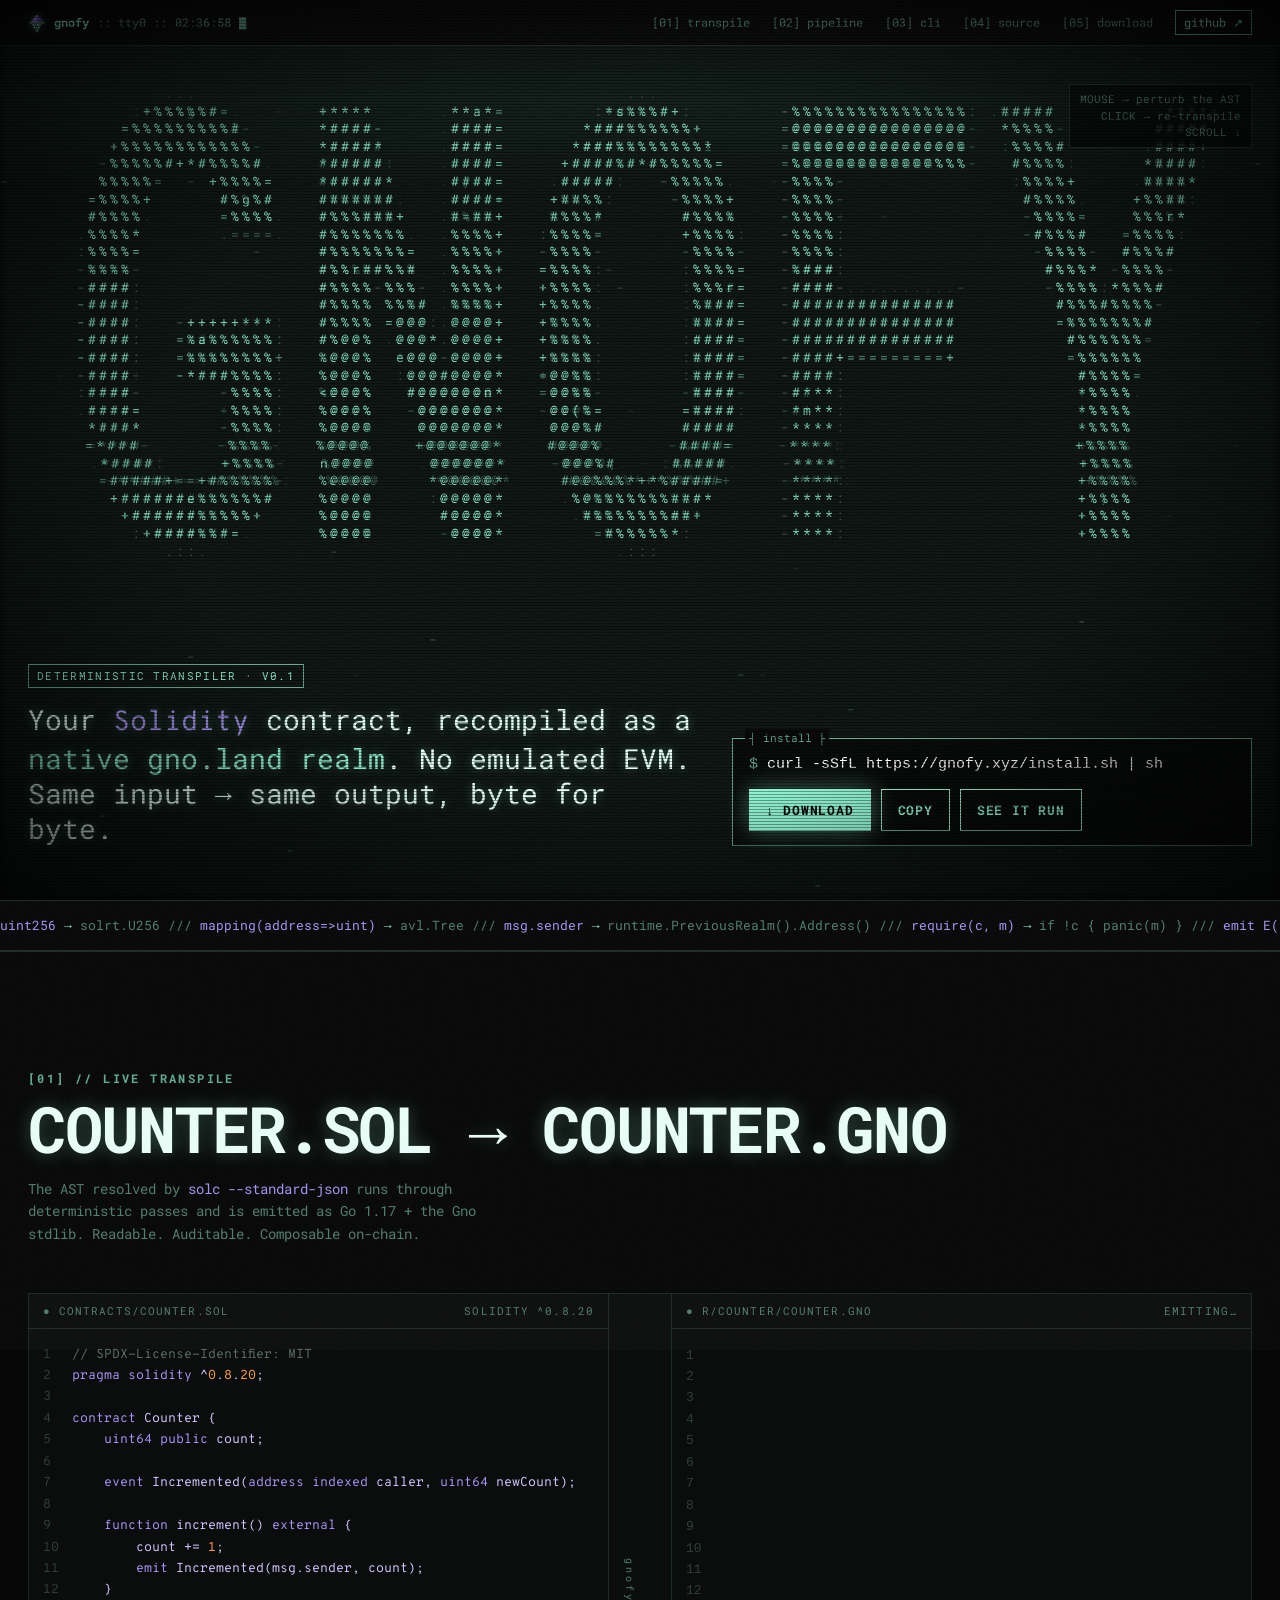
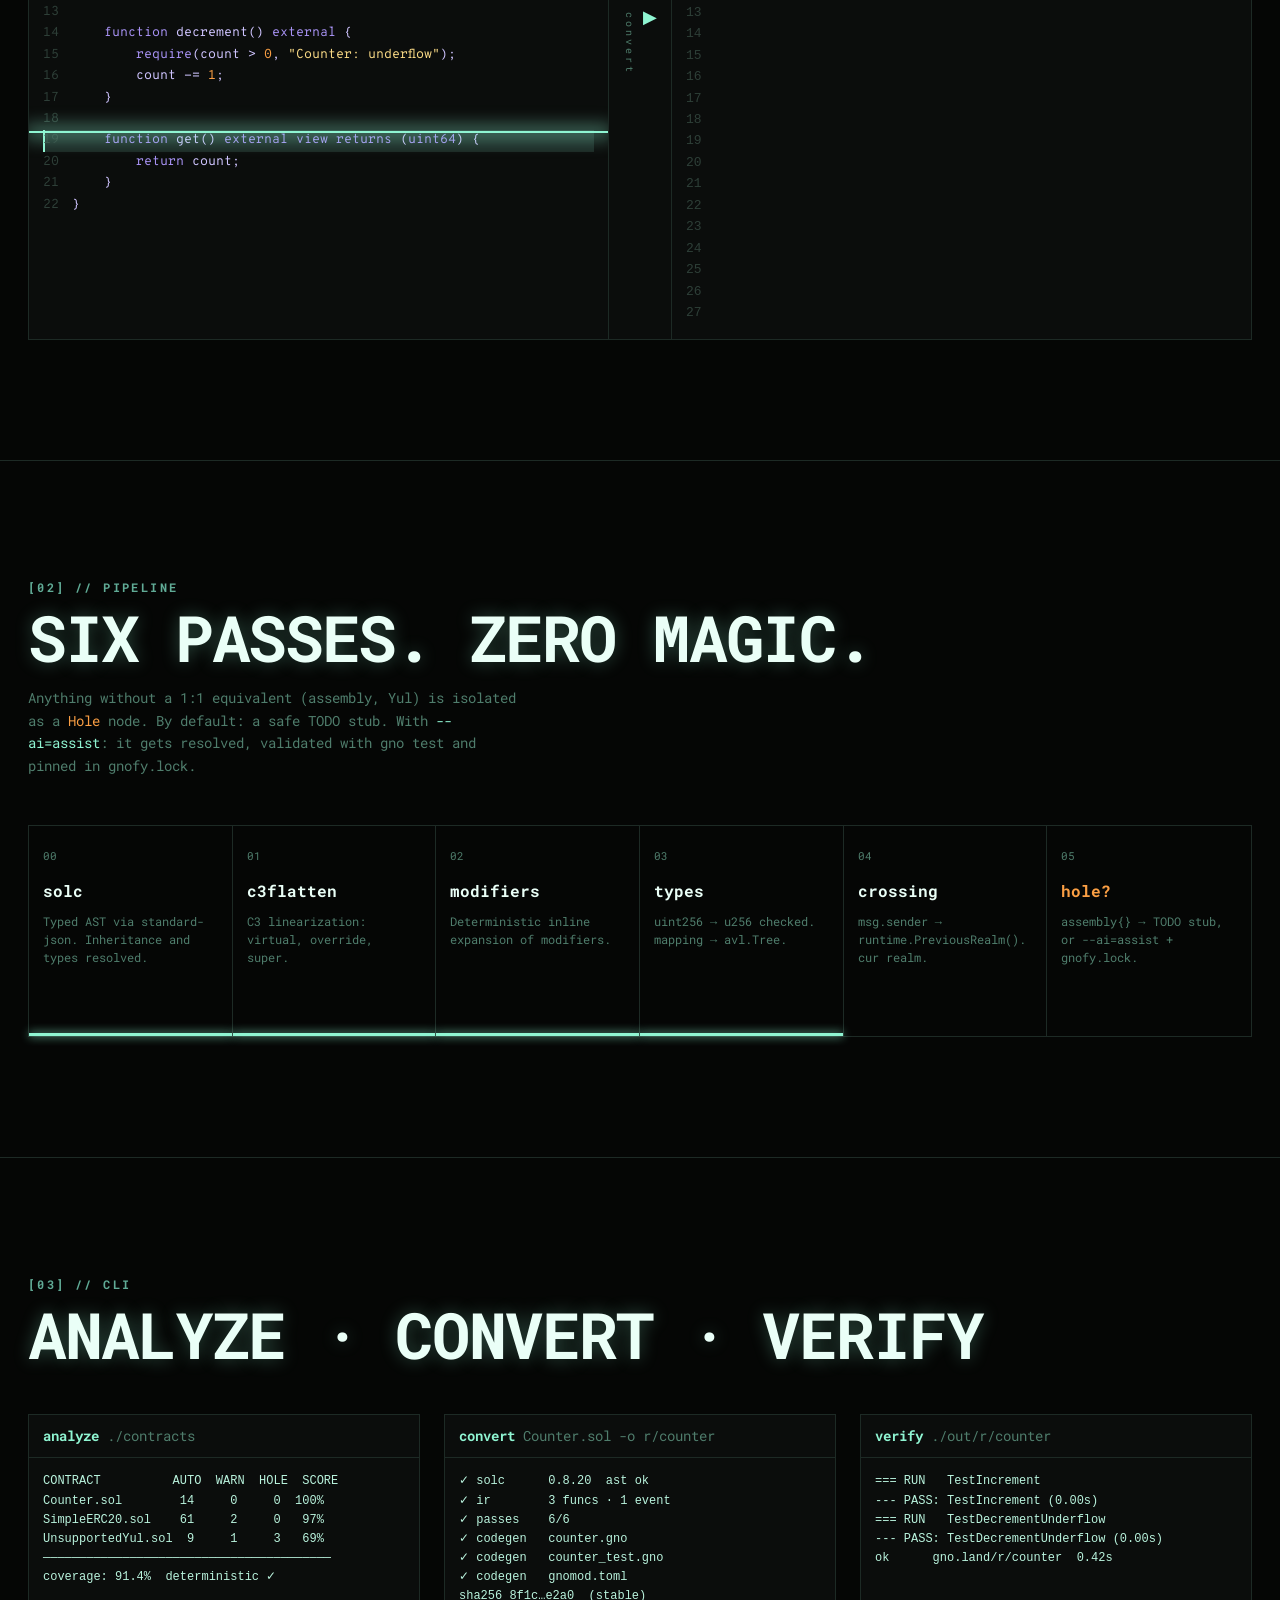
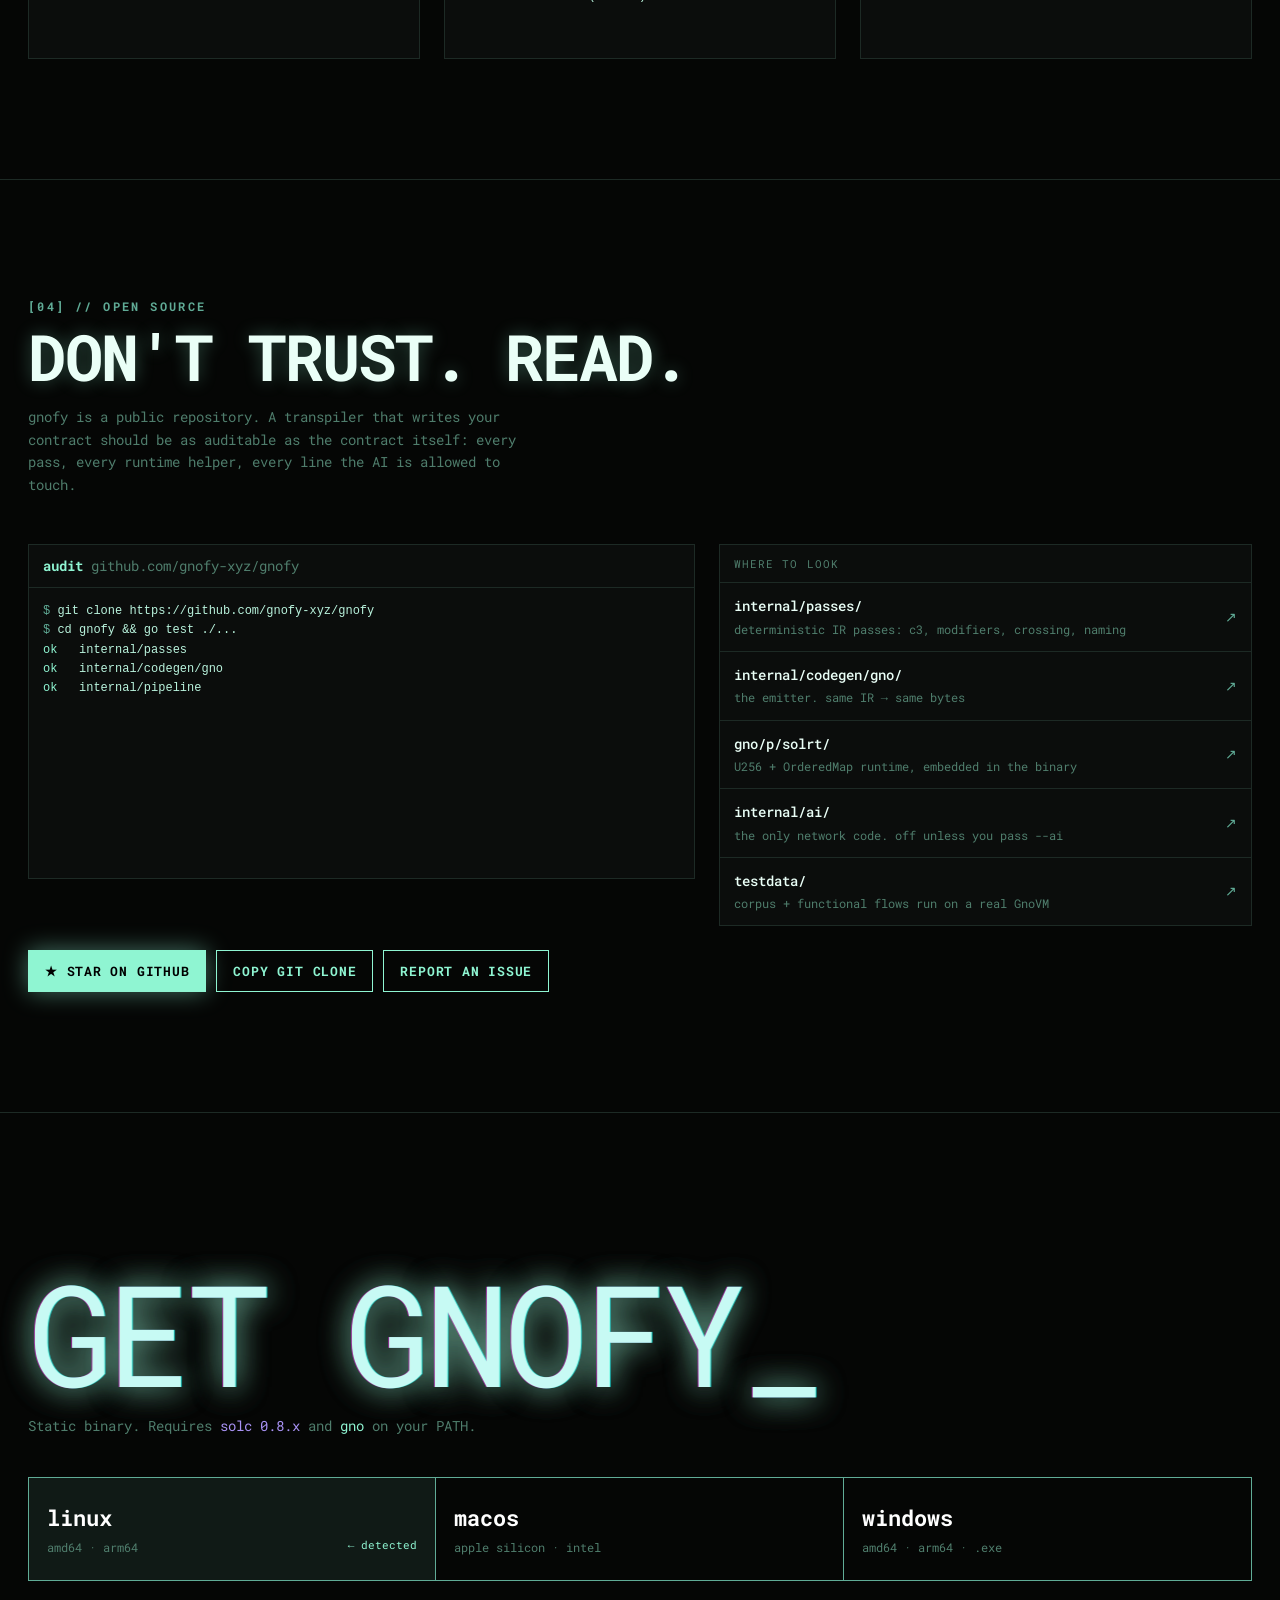
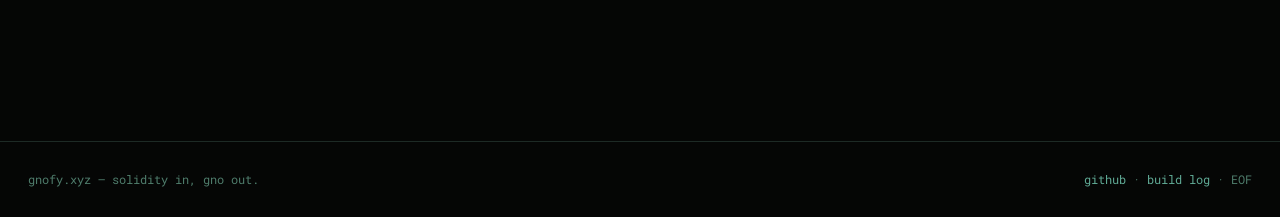
<file: web/wwwroot/index.html>
<!doctype html>
<html lang="en">
<head>
<meta charset="utf-8">
<meta name="viewport" content="width=device-width, initial-scale=1">
<title>gnofy — Solidity in, Gno out</title>
<meta name="description" content="gnofy is a deterministic transpiler from Solidity smart contracts to native gno.land realms.">
<link rel="icon" href="favicon.svg" type="image/svg+xml">
<link rel="icon" href="favicon.ico" sizes="any">
<link rel="apple-touch-icon" href="apple-touch-icon.png">
<meta name="theme-color" content="#050605">
<meta property="og:type" content="website">
<meta property="og:url" content="https://gnofy.xyz/">
<meta property="og:title" content="gnofy — Solidity in, Gno out">
<meta property="og:description" content="Deterministic transpiler from Solidity smart contracts to native gno.land realms. Same input, same output, byte for byte.">
<meta property="og:image" content="https://gnofy.xyz/og.png">
<meta property="og:image:width" content="1200">
<meta property="og:image:height" content="630">
<meta name="twitter:card" content="summary_large_image">
<meta name="twitter:image" content="https://gnofy.xyz/og.png">
<link rel="preconnect" href="https://fonts.googleapis.com">
<link href="https://fonts.googleapis.com/css2?family=Overpass+Mono:wght@400;700&family=Roboto+Mono:wght@400;500;700&display=swap" rel="stylesheet">
<style>
:root{
  --bg:#050605; --bg2:#0b0d0c; --ink:#b9f3dd; --dim:#4f7d6c; --faint:#1d2a25;
  --gno:#60ab96; --gno-hot:#8ff5d2; --sol:#a892f4; --warn:#fb9f44; --err:#ff5f56;
  --mono:'Roboto Mono',ui-monospace,monospace; --solmono:'Overpass Mono',ui-monospace,monospace;
}
*{box-sizing:border-box;margin:0;padding:0}
html{background:var(--bg);color:var(--ink);font:14px/1.6 var(--mono);scroll-behavior:smooth}
body{background:var(--bg);overflow-x:hidden;cursor:crosshair}
::selection{background:var(--gno);color:#000}
a{color:inherit}

/* ---------- CRT overlay ---------- */
.crt{pointer-events:none;position:fixed;inset:0;z-index:90}
.crt::before{content:"";position:absolute;inset:0;
  background:repeating-linear-gradient(to bottom,rgba(0,0,0,.0) 0 2px,rgba(0,0,0,.35) 2px 3px);mix-blend-mode:multiply}
.crt::after{content:"";position:absolute;inset:0;
  background:radial-gradient(ellipse at center,transparent 55%,rgba(0,0,0,.75) 100%)}
.noise{pointer-events:none;position:fixed;inset:-50%;z-index:89;opacity:.06;
  background-image:url("data:image/svg+xml;utf8,<svg xmlns='http://www.w3.org/2000/svg' width='160' height='160'><filter id='n'><feTurbulence type='fractalNoise' baseFrequency='.9' numOctaves='2' stitchTiles='stitch'/></filter><rect width='100%' height='100%' filter='url(%23n)'/></svg>");
  animation:grain .5s steps(4) infinite}
@keyframes grain{0%{transform:translate(0,0)}25%{transform:translate(-3%,2%)}50%{transform:translate(2%,-3%)}75%{transform:translate(-2%,-1%)}100%{transform:translate(1%,3%)}}
.roll{pointer-events:none;position:fixed;left:0;right:0;height:22vh;z-index:88;
  background:linear-gradient(to bottom,transparent,rgba(143,245,210,.045),transparent);animation:roll 7s linear infinite}
@keyframes roll{from{top:-25vh}to{top:110vh}}
.flicker{animation:flick 4s infinite}
@keyframes flick{0%,100%{opacity:1}92%{opacity:1}93%{opacity:.82}94%{opacity:1}97%{opacity:.9}}

/* ---------- boot ---------- */
#boot{position:fixed;inset:0;z-index:80;background:#000;padding:4vh 5vw;font-size:13px;color:var(--gno);
  text-shadow:0 0 6px rgba(96,171,150,.7);overflow:hidden}
#boot .ok{color:var(--gno-hot)} #boot .w{color:var(--warn)} #boot .s{color:var(--sol)}
#boot.off{animation:crtoff .55s cubic-bezier(.7,0,.3,1) forwards}
@keyframes crtoff{0%{transform:scale(1,1);filter:brightness(1)}55%{transform:scale(1,.004);filter:brightness(4)}100%{transform:scale(0,.004);filter:brightness(8);opacity:0}}
.reveal{animation:crton .7s cubic-bezier(.2,.8,.2,1) both}
@keyframes crton{0%{transform:scale(1.2,.004);filter:brightness(6) saturate(0)}40%{transform:scale(1,.02)}100%{transform:none;filter:none}}

/* ---------- layout ---------- */
.wrap{max-width:1280px;margin:0 auto;padding:0 28px}
header.bar{position:fixed;top:0;left:0;right:0;z-index:70;display:flex;justify-content:space-between;align-items:center;
  padding:10px 28px;border-bottom:1px solid var(--faint);background:rgba(5,6,5,.82);backdrop-filter:blur(3px);font-size:12px;color:var(--dim)}
header.bar b{color:var(--gno-hot);font-weight:700}
header.bar .brand{display:flex;align-items:center;gap:8px}
header.bar .mark{width:18px;height:18px;filter:drop-shadow(0 0 4px rgba(143,245,210,.5))}
header.bar nav a{margin-left:22px;text-decoration:none}
header.bar nav a:hover{color:var(--gno-hot);background:var(--gno);color:#000}
.blink{animation:blink 1s steps(1) infinite}@keyframes blink{50%{opacity:0}}

#hero{position:relative;height:100vh;min-height:640px;overflow:hidden}
#ascii{position:absolute;inset:0;width:100%;height:100%;filter:drop-shadow(0 0 6px rgba(96,171,150,.55))}
.hero-ui{position:absolute;left:28px;right:28px;bottom:6vh;display:grid;grid-template-columns:1.3fr 1fr;gap:28px;align-items:end;pointer-events:none}
.hero-ui > *{pointer-events:auto}
.tag{display:inline-block;border:1px solid var(--gno);color:var(--gno-hot);padding:2px 8px;font-size:11px;letter-spacing:.12em;text-transform:uppercase}
.lede{font-size:clamp(18px,2.2vw,28px);line-height:1.25;margin-top:14px;color:#e6fff6;text-shadow:0 0 10px rgba(143,245,210,.35)}
.lede .sol{color:var(--sol);font-family:var(--solmono)} .lede .gno{color:var(--gno-hot)}
.rgb{position:relative}
.rgb::before,.rgb::after{content:attr(data-t);position:absolute;inset:0;mix-blend-mode:screen;pointer-events:none}
.rgb::before{color:#f0f;transform:translate(-1px,0);opacity:.5;animation:jit 3s infinite}
.rgb::after{color:#0ff;transform:translate(1px,0);opacity:.5;animation:jit 2.3s infinite reverse}
@keyframes jit{0%,90%,100%{clip-path:inset(0 0 0 0)}92%{clip-path:inset(20% 0 60% 0);transform:translate(-6px,0)}95%{clip-path:inset(70% 0 5% 0);transform:translate(5px,0)}}
.install{border:1px solid var(--gno);background:rgba(0,0,0,.65);padding:14px 16px;position:relative}
.install::before{content:"┤ install ├";position:absolute;top:-10px;left:12px;background:var(--bg);color:var(--gno);font-size:11px;padding:0 4px}
.install code{display:block;color:#fff;font-size:15px;white-space:nowrap;overflow:hidden;text-overflow:ellipsis}
.install code::before{content:"$ ";color:var(--gno)}
.btns{display:flex;gap:10px;margin-top:12px;flex-wrap:wrap}
.btn{font:700 13px var(--mono);letter-spacing:.06em;text-transform:uppercase;padding:11px 16px;border:1px solid var(--gno-hot);
  background:transparent;color:var(--gno-hot);cursor:pointer;position:relative;overflow:hidden;text-decoration:none}
.btn.primary{background:var(--gno-hot);color:#000;box-shadow:0 0 24px rgba(143,245,210,.45)}
.btn::after{content:"";position:absolute;inset:0;background:repeating-linear-gradient(90deg,transparent 0 3px,rgba(0,0,0,.2) 3px 4px);opacity:0}
.btn:hover{animation:btnglitch .3s steps(2) 2}
.btn:hover::after{opacity:1}
@keyframes btnglitch{0%{transform:translate(0)}33%{transform:translate(-2px,1px);filter:hue-rotate(90deg)}66%{transform:translate(2px,-1px)}100%{transform:none}}
.scroll-hint{position:absolute;top:84px;right:28px;z-index:3;background:rgba(0,0,0,.8);border:1px solid var(--faint);padding:6px 10px;font-size:11px;color:var(--dim);text-align:right;line-height:1.5}

section{position:relative;padding:120px 0;border-top:1px solid var(--faint)}
.h{font-size:clamp(30px,5vw,64px);line-height:1;color:#eafff7;text-transform:uppercase;letter-spacing:-.02em;margin-bottom:18px;text-shadow:0 0 18px rgba(143,245,210,.3)}
.h small{display:block;font-size:12px;color:var(--gno);letter-spacing:.2em;margin-bottom:12px;text-shadow:none}
.sub{max-width:62ch;color:var(--dim)}

/* ---------- transpile split ---------- */
.split{display:grid;grid-template-columns:1fr 64px 1fr;margin-top:48px;border:1px solid var(--faint);position:relative;background:var(--bg2)}
.pane{position:relative;overflow:hidden}
.pane .t{display:flex;justify-content:space-between;padding:8px 14px;border-bottom:1px solid var(--faint);font-size:11px;color:var(--dim);text-transform:uppercase;letter-spacing:.1em}
.pane pre{padding:16px 14px;font-size:13px;line-height:1.65;min-height:470px;white-space:pre}
.pane.sol pre{font-family:var(--solmono);color:#cfc4ff}
.pane.gno pre{color:var(--ink)}
.mid{border-left:1px solid var(--faint);border-right:1px solid var(--faint);display:flex;flex-direction:column;align-items:center;justify-content:center;gap:6px;font-size:10px;color:var(--dim);writing-mode:vertical-rl;letter-spacing:.3em}
.mid .arrow{writing-mode:horizontal-tb;color:var(--gno-hot);font-size:18px;animation:pulse 1s infinite}
@keyframes pulse{50%{opacity:.25}}
.beam{position:absolute;left:0;right:0;height:2px;background:var(--gno-hot);box-shadow:0 0 18px 4px rgba(143,245,210,.6);top:0;opacity:0;pointer-events:none}
.k{color:var(--sol)} .kg{color:var(--gno-hot)} .c{color:#5b6e66} .st{color:#f9d985} .n{color:#fb9f44}
.ln{display:inline-block;width:2.2em;color:#2e3f38;user-select:none}
.hl{background:rgba(143,245,210,.12);box-shadow:inset 2px 0 var(--gno-hot)}

/* ---------- passes ---------- */
.passes{display:grid;grid-template-columns:repeat(6,1fr);gap:0;margin-top:48px;border:1px solid var(--faint)}
.pass{padding:18px 14px;border-right:1px solid var(--faint);position:relative;min-height:210px;transition:background .15s}
.pass:last-child{border-right:0}
.pass .i{font-size:11px;color:var(--dim)}
.pass h3{font-size:16px;color:#eafff7;margin:12px 0 8px;text-transform:lowercase}
.pass p{font-size:12px;color:var(--dim);line-height:1.5}
.pass .bar{position:absolute;left:0;bottom:0;height:3px;background:var(--gno-hot);width:0;box-shadow:0 0 10px var(--gno-hot)}
.pass:hover{background:var(--gno);}
.pass:hover *{color:#000!important}
.pass.hole h3{color:var(--warn)}

/* ---------- commands ---------- */
.cmds{display:grid;grid-template-columns:repeat(3,1fr);gap:24px;margin-top:48px}
.cmd{border:1px solid var(--faint);padding:0;background:var(--bg2);position:relative}
.cmd .top{padding:10px 14px;border-bottom:1px solid var(--faint);color:var(--gno-hot);font-weight:700}
.cmd .top span{color:var(--dim);font-weight:400}
.cmd pre{padding:14px;font-size:12px;color:var(--ink);min-height:200px;white-space:pre-wrap}
.cmd:hover{border-color:var(--gno-hot);box-shadow:0 0 0 1px var(--gno-hot),0 0 40px rgba(96,171,150,.18)}

/* ---------- stats ticker ---------- */
.ticker{overflow:hidden;border-top:1px solid var(--faint);border-bottom:1px solid var(--faint);white-space:nowrap;padding:14px 0;font-size:13px;color:var(--dim)}
.ticker div{display:inline-block;animation:tick 40s linear infinite}
.ticker b{color:var(--gno-hot);font-weight:400} .ticker i{color:var(--sol);font-style:normal}
@keyframes tick{to{transform:translateX(-50%)}}

/* ---------- download ---------- */
#download{text-align:left;padding:160px 0}
.big{font-size:clamp(48px,11vw,170px);line-height:.85;letter-spacing:-.04em;color:var(--gno-hot);text-transform:uppercase;text-shadow:0 0 30px rgba(143,245,210,.5)}
.os{display:grid;grid-template-columns:repeat(3,1fr);gap:0;margin-top:40px;border:1px solid var(--gno)}
.os a{display:block;padding:22px 18px;text-decoration:none;border-right:1px solid var(--gno);transition:none}
.os a:last-child{border-right:0}
.os a b{display:block;font-size:22px;color:#fff}
.os a small{color:var(--dim)}
.os a:hover{background:var(--gno-hot);}
.os a:hover b,.os a:hover small{color:#000}
.os a.me{background:rgba(143,245,210,.08)}
.os a.me::after{content:"← detected";float:right;font-size:11px;color:var(--gno-hot)}
footer{padding:28px;border-top:1px solid var(--faint);font-size:12px;color:var(--dim);display:flex;justify-content:space-between}
footer a{text-decoration:none;color:var(--gno)}footer a:hover{color:#000;background:var(--gno-hot)}

/* ---------- source ---------- */
header.bar .right{display:flex;align-items:center}
header.bar .ghl{margin-left:22px;text-decoration:none;border:1px solid var(--gno);color:var(--gno-hot);padding:2px 8px;white-space:nowrap}
header.bar .ghl:hover{background:var(--gno-hot);color:#000}
header.bar .ghl i{font-style:normal;color:var(--dim)}header.bar .ghl:hover i{color:#000}
.src{display:grid;grid-template-columns:1.25fr 1fr;gap:24px;margin-top:48px;align-items:start}
.src .cmd pre{min-height:290px;white-space:pre-wrap;word-break:break-word}
.src .cmd pre .p{color:var(--gno)}.src .cmd pre .ok{color:var(--gno-hot)}.src .cmd pre .lv{color:var(--warn)}
.audit{border:1px solid var(--faint);background:var(--bg2)}
.audit .t{padding:10px 14px;border-bottom:1px solid var(--faint);font-size:11px;color:var(--dim);text-transform:uppercase;letter-spacing:.1em}
.audit a{display:grid;grid-template-columns:1fr auto;gap:2px 12px;padding:12px 14px;border-bottom:1px solid var(--faint);text-decoration:none}
.audit a:last-child{border-bottom:0}
.audit a b{color:#eafff7;font-weight:500}.audit a span{grid-column:1;font-size:12px;color:var(--dim)}
.audit a em{grid-row:1/3;grid-column:2;align-self:center;font-style:normal;color:var(--gno)}
.audit a:hover{background:var(--gno-hot)}.audit a:hover *{color:#000}
#source .btns{margin-top:24px}

@media (max-width:900px){
  .hero-ui{grid-template-columns:1fr}
  .split{grid-template-columns:1fr}.mid{writing-mode:horizontal-tb;flex-direction:row;padding:8px;border:0;border-top:1px solid var(--faint);border-bottom:1px solid var(--faint)}
  .passes{grid-template-columns:repeat(2,1fr)}.pass{border-bottom:1px solid var(--faint)}
  .cmds,.os{grid-template-columns:1fr}.os a{border-right:0;border-bottom:1px solid var(--gno)}
  header.bar nav{display:none}
  .wrap{padding:0 16px}
  .pane pre{font-size:11px;overflow-x:auto}
  /* ---- mobile layout (desktop untouched) ---- */
  html,body{overflow-x:hidden}
  body{cursor:auto}
  header.bar{padding:10px 16px}
  .hero-ui{left:16px;right:16px;bottom:max(4vh,18px);gap:16px}
  .hero-ui > *{min-width:0}
  .lede{font-size:clamp(16px,4.6vw,22px);margin-top:10px}
  .install code{font-size:13px}
  .btns .btn{flex:1 1 auto;text-align:center;padding:11px 12px}
  .scroll-hint{display:none}
  #hero{height:100svh;min-height:560px}
  section{padding:72px 0}
  .h{font-size:clamp(28px,9vw,44px)}
  .sub span{white-space:nowrap}
  .split{margin-top:32px}
  .pane pre{min-height:0;font-size:10.5px;line-height:1.6;padding:12px 10px;-webkit-overflow-scrolling:touch}
  .pane .t{padding:8px 10px;font-size:10px;gap:8px}
  .pane .t span{white-space:nowrap;overflow:hidden;text-overflow:ellipsis}
  .pane .t span:first-child{flex:1 1 auto;min-width:0}
  .pane .t span:last-child{flex:0 0 auto;max-width:60%}
  .ln{width:1.9em}
  .passes{margin-top:32px}
  .pass{min-height:0;padding:16px 12px 20px}
  .pass:nth-child(2n){border-right:0}
  .pass h3{font-size:15px;margin:8px 0 6px}
  .pass p{overflow-wrap:anywhere}
  .cmds{gap:16px;margin-top:32px}
  .cmd pre{min-height:0;font-size:11px;overflow-x:auto;white-space:pre}
  .ticker{font-size:12px;padding:12px 0}
  #download{padding:96px 0}
  .big{font-size:clamp(44px,15vw,96px)}
  .os{margin-top:28px}
  .os a{padding:18px 16px}
  footer{padding:18px 16px;gap:12px}
  .src{grid-template-columns:1fr;margin-top:32px;gap:16px}
  .src .cmd pre{min-height:0;font-size:11px}
  header.bar .ghl{margin-left:0;padding:2px 6px}
  header.bar .brand{min-width:0}
}
@media (max-width:380px){
  .btns .btn{font-size:12px;padding:10px 8px}
  .install code{font-size:12px}
  .pane pre{font-size:9.5px}
}
@media (hover:none){
  .btn:hover,.pass:hover{animation:none}
  .audit a:hover{background:transparent}.audit a:hover b{color:#eafff7}.audit a:hover span{color:var(--dim)}.audit a:hover em{color:var(--gno)}
  .pass:hover{background:transparent}
  .pass:hover .i,.pass:hover p{color:var(--dim)!important}
  .pass:hover h3{color:#eafff7!important}
  .pass.hole:hover h3{color:var(--warn)!important}
}
@media (prefers-reduced-motion:reduce){*{animation:none!important}}
</style>
</head>
<body>
<div class="crt"></div><div class="noise"></div><div class="roll"></div>

<div id="boot"></div>

<main id="app" class="flicker" style="visibility:hidden">
<header class="bar">
  <div class="brand"><svg class="mark" viewBox="0 0 32 32" aria-hidden="true"><polygon points="16,.5 4,14.5 16,14.5" fill="#a892f4"/><polygon points="16,.5 28,14.5 16,14.5" fill="#6f58c9"/><rect x="2" y="15.5" width="28" height="1.6" fill="#8ff5d2"/><rect x="8" y="18" width="3" height="3" fill="#8ff5d2"/><rect x="12" y="18" width="3" height="3" fill="#60ab96"/><rect x="16" y="18" width="3" height="3" fill="#8ff5d2"/><rect x="20" y="18" width="3" height="3" fill="#60ab96"/><rect x="10" y="22" width="3" height="3" fill="#8ff5d2"/><rect x="14" y="22" width="3" height="3" fill="#60ab96"/><rect x="18" y="22" width="3" height="3" fill="#8ff5d2"/><rect x="12" y="26" width="3" height="3" fill="#60ab96"/><rect x="16" y="26" width="3" height="3" fill="#8ff5d2"/><rect x="14.5" y="29" width="3" height="3" fill="#60ab96"/></svg><b>gnofy</b> :: tty0 :: <span id="clock">--:--:--</span> <span class="blink">█</span></div>
  <div class="right"><nav><a href="#transpile">[01] transpile</a><a href="#pipeline">[02] pipeline</a><a href="#cli">[03] cli</a><a href="#source">[04] source</a><a href="#download">[05] download</a></nav><a class="ghl" href="https://github.com/gnofy-xyz/gnofy" target="_blank" rel="noopener">github <i id="ghstars"></i>↗</a></div>
</header>

<section id="hero" style="border:0;padding:0">
  <canvas id="ascii"></canvas>
  <div class="scroll-hint">MOUSE → perturb the AST<br>CLICK → re-transpile<br>SCROLL ↓</div>
  <div class="hero-ui">
    <div>
      <span class="tag">deterministic transpiler · v0.1</span>
      <p class="lede">Your <span class="sol">Solidity</span> contract, recompiled as a <span class="gno">native gno.land realm</span>. No emulated EVM. Same input → same output, byte for byte.</p>
    </div>
    <div class="install">
      <code id="inst">curl -sSfL https://gnofy.xyz/install.sh | sh</code>
      <div class="btns">
        <a class="btn primary" href="#download">↓ download</a>
        <button class="btn" id="copy">copy</button>
        <a class="btn" href="#transpile">see it run</a>
      </div>
    </div>
  </div>
</section>

<div class="ticker"><div id="tk"></div></div>

<section id="transpile">
  <div class="wrap">
    <h2 class="h"><small>[01] // live transpile</small>Counter.sol → counter.gno</h2>
    <p class="sub">The AST resolved by <span style="color:var(--sol)">solc --standard-json</span> runs through deterministic passes and is emitted as Go 1.17 + the Gno stdlib. Readable. Auditable. Composable on-chain.</p>
    <div class="split" id="split">
      <div class="pane sol"><div class="t"><span>● contracts/Counter.sol</span><span>solidity ^0.8.20</span></div><pre id="solcode"></pre><div class="beam" id="beamL"></div></div>
      <div class="mid"><span class="arrow">▶</span>gnofy convert</div>
      <div class="pane gno"><div class="t"><span>● r/counter/counter.gno</span><span id="gstat">waiting…</span></div><pre id="gnocode"></pre><div class="beam" id="beamR"></div></div>
    </div>
  </div>
</section>

<section id="pipeline">
  <div class="wrap">
    <h2 class="h"><small>[02] // pipeline</small>Six passes. Zero magic.</h2>
    <p class="sub">Anything without a 1:1 equivalent (assembly, Yul) is isolated as a <span style="color:var(--warn)">Hole</span> node. By default: a safe TODO stub. With <span style="color:var(--gno-hot)">--ai=assist</span>: it gets resolved, validated with gno test and pinned in gnofy.lock.</p>
    <div class="passes" id="passes">
      <div class="pass"><span class="i">00</span><h3>solc</h3><p>Typed AST via standard-json. Inheritance and types resolved.</p><div class="bar"></div></div>
      <div class="pass"><span class="i">01</span><h3>c3flatten</h3><p>C3 linearization: virtual, override, super.</p><div class="bar"></div></div>
      <div class="pass"><span class="i">02</span><h3>modifiers</h3><p>Deterministic inline expansion of modifiers.</p><div class="bar"></div></div>
      <div class="pass"><span class="i">03</span><h3>types</h3><p>uint256 → u256 checked. mapping → avl.Tree.</p><div class="bar"></div></div>
      <div class="pass"><span class="i">04</span><h3>crossing</h3><p>msg.sender → runtime.PreviousRealm(). cur realm.</p><div class="bar"></div></div>
      <div class="pass hole"><span class="i">05</span><h3>hole?</h3><p>assembly{} → TODO stub, or --ai=assist + gnofy.lock.</p><div class="bar"></div></div>
    </div>
  </div>
</section>

<section id="cli">
  <div class="wrap">
    <h2 class="h"><small>[03] // cli</small>analyze · convert · verify</h2>
    <div class="cmds">
      <div class="cmd"><div class="top">analyze <span>./contracts</span></div><pre>CONTRACT          AUTO  WARN  HOLE  SCORE
Counter.sol        14     0     0  100%
SimpleERC20.sol    61     2     0   97%
UnsupportedYul.sol  9     1     3   69%
────────────────────────────────────────
coverage: 91.4%  deterministic ✓</pre></div>
      <div class="cmd"><div class="top">convert <span>Counter.sol -o r/counter</span></div><pre>✓ solc      0.8.20  ast ok
✓ ir        3 funcs · 1 event
✓ passes    6/6
✓ codegen   counter.gno
✓ codegen   counter_test.gno
✓ codegen   gnomod.toml
sha256 8f1c…e2a0  (stable)</pre></div>
      <div class="cmd"><div class="top">verify <span>./out/r/counter</span></div><pre>=== RUN   TestIncrement
--- PASS: TestIncrement (0.00s)
=== RUN   TestDecrementUnderflow
--- PASS: TestDecrementUnderflow (0.00s)
ok      gno.land/r/counter  0.42s</pre></div>
    </div>
  </div>
</section>

<section id="source">
  <div class="wrap">
    <h2 class="h"><small>[04] // open source</small>Don't trust. Read.</h2>
    <p class="sub">gnofy is a public repository. A transpiler that writes your contract should be as auditable as the contract itself: every pass, every runtime helper, every line the AI is allowed to touch.</p>
    <div class="src">
      <div class="cmd"><div class="top">audit <span>github.com/gnofy-xyz/gnofy</span></div><pre id="repo"></pre></div>
      <div class="audit">
        <div class="t">where to look</div>
        <a href="https://github.com/gnofy-xyz/gnofy/tree/main/internal/passes" target="_blank" rel="noopener"><b>internal/passes/</b><span>deterministic IR passes: c3, modifiers, crossing, naming</span><em>↗</em></a>
        <a href="https://github.com/gnofy-xyz/gnofy/tree/main/internal/codegen/gno" target="_blank" rel="noopener"><b>internal/codegen/gno/</b><span>the emitter. same IR → same bytes</span><em>↗</em></a>
        <a href="https://github.com/gnofy-xyz/gnofy/tree/main/gno/p/solrt" target="_blank" rel="noopener"><b>gno/p/solrt/</b><span>U256 + OrderedMap runtime, embedded in the binary</span><em>↗</em></a>
        <a href="https://github.com/gnofy-xyz/gnofy/tree/main/internal/ai" target="_blank" rel="noopener"><b>internal/ai/</b><span>the only network code. off unless you pass --ai</span><em>↗</em></a>
        <a href="https://github.com/gnofy-xyz/gnofy/tree/main/testdata" target="_blank" rel="noopener"><b>testdata/</b><span>corpus + functional flows run on a real GnoVM</span><em>↗</em></a>
      </div>
    </div>
    <div class="btns">
      <a class="btn primary" href="https://github.com/gnofy-xyz/gnofy" target="_blank" rel="noopener">★ star on github</a>
      <button class="btn" id="copyclone">copy git clone</button>
      <a class="btn" href="https://github.com/gnofy-xyz/gnofy/issues" target="_blank" rel="noopener">report an issue</a>
    </div>
  </div>
</section>

<section id="download">
  <div class="wrap">
    <div class="big rgb" data-t="get gnofy_">get gnofy<span class="blink">_</span></div>
    <p class="sub" style="margin-top:22px">Static binary. Requires <span style="color:var(--sol)">solc 0.8.x</span> and <span style="color:var(--gno-hot)">gno</span> on your PATH.</p>
    <div class="os" id="os">
      <a href="/releases/v0.4.0/gnofy_linux_amd64.tar.gz" data-os="linux"><b>linux</b><small>amd64 · arm64</small></a>
      <a href="/releases/v0.4.0/gnofy_darwin_arm64.tar.gz" data-os="mac"><b>macos</b><small>apple silicon · intel</small></a>
      <a href="/releases/v0.4.0/gnofy_windows_amd64.zip" data-os="win"><b>windows</b><small>amd64 · arm64 · .exe</small></a>
    </div>
  </div>
</section>
<footer><span>gnofy.xyz — solidity in, gno out.</span><span><a href="https://github.com/gnofy-xyz/gnofy" target="_blank" rel="noopener">github</a> · <a href="/timeline">build log</a> · EOF</span></footer>
</main>

<script>
const $=s=>document.querySelector(s);
const reduce=matchMedia('(prefers-reduced-motion: reduce)').matches;

/* ---------------- BOOT ---------------- */
const bootLines=[
 ['gnofy bios v0.1.0 — (c) gnofy.xyz',''],
 ['probing toolchain…',''],
 ['  solc ........ 0.8.20+commit.a1b79de6','ok'],
 ['  gno ......... gnolang/gno@master','ok'],
 ['  go .......... 1.27 (host) → emitting go1.17 (target)','ok'],
 ['loading frontend/solc ........','ok'],
 ['loading ir {ContractIR FuncIR StmtIR HoleIR} ...','ok'],
 ['loading passes c3flatten modifiers types crossing naming ...','ok'],
 ['loading codegen/gno ...','ok'],
 ['ai resolver ......... off (deterministic)','w'],
 ['mounting gno.land/p/solrt ...','ok'],
 ['',''],
 ['> ready. handing tty to user_','s'],
];
const boot=$('#boot');
function runBoot(){
  if(reduce||sessionStorageSafe()){finishBoot(true);return}
  // time-based schedule: robust to timer throttling, total ≈ 2.4s
  let at=0;const sched=bootLines.map(([t,k])=>{const s=at,d=Math.max(40,t.length*2.2);at+=d+70;return {t,k,s,e:s+d}});
  const total=at+350,t0=performance.now();let shown=0;
  const id=setInterval(()=>{
    const el=performance.now()-t0;
    while(shown<sched.length&&sched[shown].s<=el){const d=document.createElement('div');boot.appendChild(d);shown++}
    sched.slice(0,shown).forEach((L,i)=>{const d=boot.children[i];if(d.dataset.done)return;
      if(el>=L.e){d.innerHTML=L.t+(L.k==='ok'?'  <span class="ok">[ OK ]</span>':L.k==='w'?'  <span class="w">[SKIP]</span>':'');if(L.k==='s')d.className='s';d.dataset.done=1}
      else d.textContent=L.t.slice(0,Math.floor(L.t.length*(el-L.s)/(L.e-L.s)))});
    if(el>=total){clearInterval(id);finishBoot()}
  },16);
}
function sessionStorageSafe(){try{const v=sessionStorage.getItem('gnofy-booted');sessionStorage.setItem('gnofy-booted','1');return !!v}catch(e){return false}}
function finishBoot(instant){
  const app=$('#app');app.style.visibility='visible';
  if(instant){boot.remove();return}
  boot.classList.add('off');setTimeout(()=>{boot.remove();crtOn(app)},500);
}
function crtOn(el){const t0=performance.now();let done=false;
  setTimeout(()=>{done=true;el.style.transform='';el.style.filter=''},800);
  (function st(){if(done)return;const p=Math.min(1,Math.max(0,(performance.now()-t0)/650));
  const sy=p<.4?.004+(p/.4)*.05:.054+(1-.054)*(1-Math.pow(1-(p-.4)/.6,3));const sx=p<.4?1.2-(p/.4)*.2:1;
  el.style.transform=p<1?`scale(${sx},${sy})`:'';el.style.filter=p<1?`brightness(${1+5*(1-p)})`:'';if(p<1)requestAnimationFrame(st);else done=true})()}
const sleep=ms=>new Promise(r=>setTimeout(r,ms));
boot.addEventListener('click',()=>finishBoot(true));
runBoot();

setInterval(()=>{$('#clock').textContent=new Date().toTimeString().slice(0,8)},1000);

/* ---------------- ASCII HERO ---------------- */
const cv=$('#ascii'),ctx=cv.getContext('2d');
const off=document.createElement('canvas'),octx=off.getContext('2d',{willReadFrequently:true});
const CH=' .:-=+*#%@';
const GLY='{}();=+<>01solgnorealm';
let W,H,cols,rows,cell,mask=[],mouse={x:-9e3,y:-9e3},shock=0,shockX=0,shockY=0,word='GNOFY',t0=performance.now();
function resize(){
  const dpr=Math.min(devicePixelRatio||1,2);
  W=cv.clientWidth;H=cv.clientHeight;cv.width=W*dpr;cv.height=H*dpr;ctx.setTransform(dpr,0,0,dpr,0,0);
  cell=W<700?7:11;cols=Math.ceil(W/cell);rows=Math.ceil(H/(cell*1.6));
  off.width=cols;off.height=rows;
  octx.fillStyle='#000';octx.fillRect(0,0,cols,rows);
  octx.fillStyle='#fff';octx.textAlign='center';octx.textBaseline='middle';
  let fs=Math.min(cols/3.3,rows*.75);
  octx.font=`900 ${fs}px "Roboto Mono",monospace`;
  const mobile=W<700;
  if(mobile){const mw=octx.measureText(word).width;if(mw>cols*.9){fs*=cols*.9/mw;octx.font=`900 ${fs}px "Roboto Mono",monospace`}}
  octx.fillText(word,cols/2,rows*(mobile?.30:.40));
  const d=octx.getImageData(0,0,cols,rows).data;mask=new Float32Array(cols*rows);
  for(let i=0;i<cols*rows;i++)mask[i]=d[i*4]/255;
}
addEventListener('resize',resize);
cv.addEventListener('mousemove',e=>{const r=cv.getBoundingClientRect();mouse.x=e.clientX-r.left;mouse.y=e.clientY-r.top});
cv.addEventListener('mouseleave',()=>{mouse.x=mouse.y=-9e3});
// touch: drag a finger to perturb the AST (no effect on desktop pointers)
const touchAt=e=>{const t=e.touches[0];if(!t)return;const r=cv.getBoundingClientRect();mouse.x=t.clientX-r.left;mouse.y=t.clientY-r.top};
cv.addEventListener('touchstart',touchAt,{passive:true});
cv.addEventListener('touchmove',touchAt,{passive:true});
cv.addEventListener('touchend',()=>{setTimeout(()=>{mouse.x=mouse.y=-9e3},250)},{passive:true});
cv.addEventListener('click',e=>{const r=cv.getBoundingClientRect();shock=1;shockX=e.clientX-r.left;shockY=e.clientY-r.top;
  word=word==='GNOFY'?'.SOL→.GNO':word==='.SOL→.GNO'?'GNO.LAND':'GNOFY';setTimeout(resize,250)});
function frame(now){
  const t=(now-t0)/1000;
  ctx.fillStyle='rgba(5,6,5,.55)';ctx.fillRect(0,0,W,H);
  ctx.font=`${cell*1.15}px "Roboto Mono",monospace`;ctx.textBaseline='top';
  const ch=cell*1.6;shock*=.94;
  for(let y=0;y<rows;y++){
    // horizontal glitch band
    const band=(Math.sin(t*1.7+y*.15)>.985)?(Math.random()*20-10):0;
    for(let x=0;x<cols;x++){
      const px=x*cell,py=y*ch;
      const dx=px-mouse.x,dy=py-mouse.y,dist=Math.sqrt(dx*dx+dy*dy);
      const sdx=px-shockX,sdy=py-shockY,sd=Math.sqrt(sdx*sdx+sdy*sdy);
      const ring=shock*Math.max(0,1-Math.abs(sd-(1-shock)*900)/60);
      let m=mask[y*cols+x];
      const wave=.5+.5*Math.sin(x*.08+t*2)*Math.cos(y*.11-t*1.3);
      let v=m*(.65+.35*wave)+(1-m)*(Math.random()<.004?.35:0);
      let ox=0,oy=0,hot=0;
      if(dist<140){const f=1-dist/140;ox=dx/dist*f*18;oy=dy/dist*f*18;hot=f;v=Math.max(v,f*.5)}
      if(ring>0){v=Math.max(v,ring);hot=Math.max(hot,ring)}
      if(v<.04)continue;
      let c;
      if(m>.5&&(hot>.2||Math.random()<.015))c=GLY[(Math.random()*GLY.length)|0];
      else c=CH[Math.min(CH.length-1,(v*CH.length)|0)];
      if(hot>.25)ctx.fillStyle=`rgba(168,146,244,${.5+hot*.5})`;
      else ctx.fillStyle=m>.5?`rgba(143,245,210,${.35+v*.65})`:`rgba(79,125,108,${v*2})`;
      ctx.fillText(c,px+ox+band,py+oy);
    }
  }
  requestAnimationFrame(frame);
}
document.fonts.ready.then(()=>{resize();requestAnimationFrame(frame)});

/* ---------------- copy ---------------- */
$('#copy').onclick=async e=>{try{await navigator.clipboard.writeText($('#inst').textContent);e.target.textContent='copied ✓'}catch(_){e.target.textContent='ctrl+c'}setTimeout(()=>e.target.textContent='copy',1400)};

/* ---------------- ticker ---------------- */
const pairs=[['uint256','solrt.U256'],['mapping(address=>uint)','avl.Tree'],['msg.sender','runtime.PreviousRealm().Address()'],['require(c, m)','if !c { panic(m) }'],['emit E(a)','chain.Emit("E", …)'],['modifier onlyOwner','inlined guard'],['contract C is A, B','C3 linearized'],['assembly { … }','HoleIR → TODO'],['view returns','func Get() T']];
const tk=pairs.map(([a,b])=>`<i>${a}</i> <b>→</b> ${b}`).join('   ///   ');
$('#tk').innerHTML=tk+'   ///   '+tk+'   ///   ';

/* ---------------- transpile demo ---------------- */
const SOL=`// SPDX-License-Identifier: MIT
pragma solidity ^0.8.20;

contract Counter {
    uint64 public count;

    event Incremented(address indexed caller, uint64 newCount);

    function increment() external {
        count += 1;
        emit Incremented(msg.sender, count);
    }

    function decrement() external {
        require(count > 0, "Counter: underflow");
        count -= 1;
    }

    function get() external view returns (uint64) {
        return count;
    }
}`;
const GNO=`// Code generated by gnofy. DO NOT EDIT.
package counter

import (
	"chain"
	"chain/runtime"
	"strconv"
)

var count uint64

func Increment(cur realm) {
	count += 1
	caller := runtime.PreviousRealm().Address()
	chain.Emit("Incremented",
		"caller", caller.String(),
		"newCount", strconv.FormatUint(count, 10))
}

func Decrement(cur realm) {
	if !(count > 0) {
		panic("Counter: underflow")
	}
	count -= 1
}

func Get() uint64 { return count }`;
function esc(s){return s.replace(/[&<>]/g,c=>({'&':'&amp;','<':'&lt;','>':'&gt;'}[c]))}
function hl(line,kind){
  let s=esc(line);
  if(/^\s*\/\//.test(line))return `<span class="c">${s}</span>`;
  s=s.replace(/("[^"]*")/g,'<span class="st">$1</span>');
  const kw=kind==='sol'?/\b(pragma|solidity|contract|uint64|public|event|address|indexed|function|external|emit|require|view|returns|return)\b/g
                       :/\b(package|import|var|uint64|func|realm|cur|if|panic|return)\b/g;
  s=s.replace(kw,`<span class="${kind==='sol'?'k':'kg'}">$1</span>`);
  s=s.replace(/\b(\d+)\b/g,'<span class="n">$1</span>');
  return s;
}
const solL=SOL.split('\n'),gnoL=GNO.split('\n');
$('#solcode').innerHTML=solL.map((l,i)=>`<div data-i="${i}"><span class="ln">${i+1}</span>${hl(l,'sol')}</div>`).join('');
const gpre=$('#gnocode');
gpre.innerHTML=gnoL.map((l,i)=>`<div data-i="${i}"><span class="ln">${i+1}</span><span class="g"></span></div>`).join('');
const SCR='!<>-_\\/[]{}—=+*^?#01';
function scramble(el,html,plain,dur=380){
  return new Promise(res=>{
    const start=performance.now();
    (function step(n){
      const p=Math.min(1,Math.max(0,(performance.now()-start)/dur));
      const k=Math.floor(plain.length*p);
      if(p<1){
        let s='';for(let i=k;i<plain.length;i++)s+=plain[i]===' '||plain[i]==='\t'?plain[i]:SCR[(Math.random()*SCR.length)|0];
        el.innerHTML=esc(plain.slice(0,k))+`<span style="color:var(--sol)">${esc(s)}</span>`;requestAnimationFrame(step);
      }else{el.innerHTML=html;res()}
    })(start);
  });
}
let ran=false;
async function transpile(){
  if(ran)return;ran=true;
  const bl=$('#beamL'),br=$('#beamR');const pre=$('#solcode');
  const lineH=pre.children[0].getBoundingClientRect().height,top0=pre.offsetTop+16;
  $('#gstat').textContent='emitting…';
  // scan solidity
  bl.style.opacity=1;
  for(let i=0;i<solL.length;i++){bl.style.top=(top0+i*lineH)+'px';pre.children[i].classList.add('hl');await sleep(28);pre.children[i].classList.remove('hl')}
  bl.style.opacity=0;br.style.opacity=1;
  const gk=gpre.children;
  for(let i=0;i<gnoL.length;i++){
    br.style.top=(top0+i*lineH)+'px';gk[i].classList.add('hl');
    await scramble(gk[i].querySelector('.g'),hl(gnoL[i],'gno'),gnoL[i],gnoL[i].length?160:10);
    gk[i].classList.remove('hl');
  }
  br.style.opacity=0;
  $('#gstat').innerHTML='<span style="color:var(--gno-hot)">✓ deterministic · sha256 8f1c…e2a0</span>';
}
new IntersectionObserver(es=>es.forEach(e=>e.isIntersecting&&transpile()),{threshold:.4}).observe($('#split'));

/* ---------------- passes progress ---------------- */
new IntersectionObserver(es=>es.forEach(async e=>{
  if(!e.isIntersecting)return;
  const bars=[...document.querySelectorAll('.pass .bar')];
  for(const b of bars){b.style.transition='width .45s steps(12)';b.style.width='100%';await sleep(260)}
}),{threshold:.5}).observe($('#passes'));

/* ---------------- SOURCE ---------------- */
(()=>{
const GH='https://github.com/gnofy-xyz/gnofy',API='https://api.github.com/repos/gnofy-xyz/gnofy';
const e=s=>String(s).replace(/[&<>"]/g,c=>({'&':'&amp;','<':'&lt;','>':'&gt;','"':'&quot;'}[c]));
const ago=t=>{const m=Math.max(0,(Date.now()-new Date(t))/6e4);return m<60?Math.round(m)+'m ago':m<1440?Math.round(m/60)+'h ago':Math.round(m/1440)+'d ago'};
const L=[
 '<span class="p">$</span> git clone '+GH,
 '<span class="p">$</span> cd gnofy &amp;&amp; go test ./...',
 '<span class="ok">ok</span>   internal/passes',
 '<span class="ok">ok</span>   internal/codegen/gno',
 '<span class="ok">ok</span>   internal/pipeline',
 '<span class="ok">ok</span>   internal/verify       <span class="c">// GnoVM flows</span>',
 '',
 '<span class="p">$</span> gh repo view gnofy-xyz/gnofy',
];
let live=['<span class="c">fetching repo metadata…</span>'];
fetch(API).then(r=>r.ok?r.json():Promise.reject()).then(async d=>{
  let sha='';try{const c=await (await fetch(API+'/commits?per_page=1')).json();sha=c[0].sha.slice(0,7)}catch(_){}
  live=[
   `stars <span class="ok">★ ${+d.stargazers_count||0}</span> · forks ${+d.forks_count||0} · issues ${+d.open_issues_count||0}`,
   (d.license&&d.license.spdx_id&&d.license.spdx_id!=='NOASSERTION'?`license <span class="lv">${e(d.license.spdx_id)}</span> · `:'')+`pushed ${e(ago(d.pushed_at))}`,
   `${e(d.default_branch)}${sha?' @ <span class="ok">'+e(sha)+'</span>':''}  <span class="c">// live from api.github.com</span>`];
  if(+d.stargazers_count>0)$('#ghstars').textContent='★'+(+d.stargazers_count)+' ';
}).catch(()=>{live=['<span class="c">metadata unavailable — read it on github ↗</span>']}).finally(()=>{if(done)paint()});
const pre=$('#repo');let done=false;
const paint=()=>{pre.innerHTML=L.concat(live).join('\n')};
new IntersectionObserver((es,o)=>es.forEach(x=>{if(!x.isIntersecting)return;o.disconnect();
  if(reduce){done=true;paint();return}
  const t0=performance.now();const id=setInterval(()=>{const n=Math.min(L.length,Math.floor((performance.now()-t0)/180)+1);
    pre.innerHTML=L.slice(0,n).join('\n');if(n>=L.length){clearInterval(id);done=true;paint()}},40);
}),{threshold:.35}).observe(pre);
$('#copyclone').onclick=async ev=>{const b=ev.currentTarget;try{await navigator.clipboard.writeText('git clone '+GH+'.git');b.textContent='copied ✓'}catch(_){b.textContent='ctrl+c'}setTimeout(()=>b.textContent='copy git clone',1400)};
})();

/* ---------------- OS detect ---------------- */
const ua=navigator.userAgent.toLowerCase();const me=ua.includes('win')?'win':ua.includes('mac')?'mac':'linux';
document.querySelector(`[data-os="${me}"]`).classList.add('me');
if(me==='win'){$('#inst').textContent='irm https://gnofy.xyz/install.ps1 | iex';}
</script>
</body>
</html>
</file>
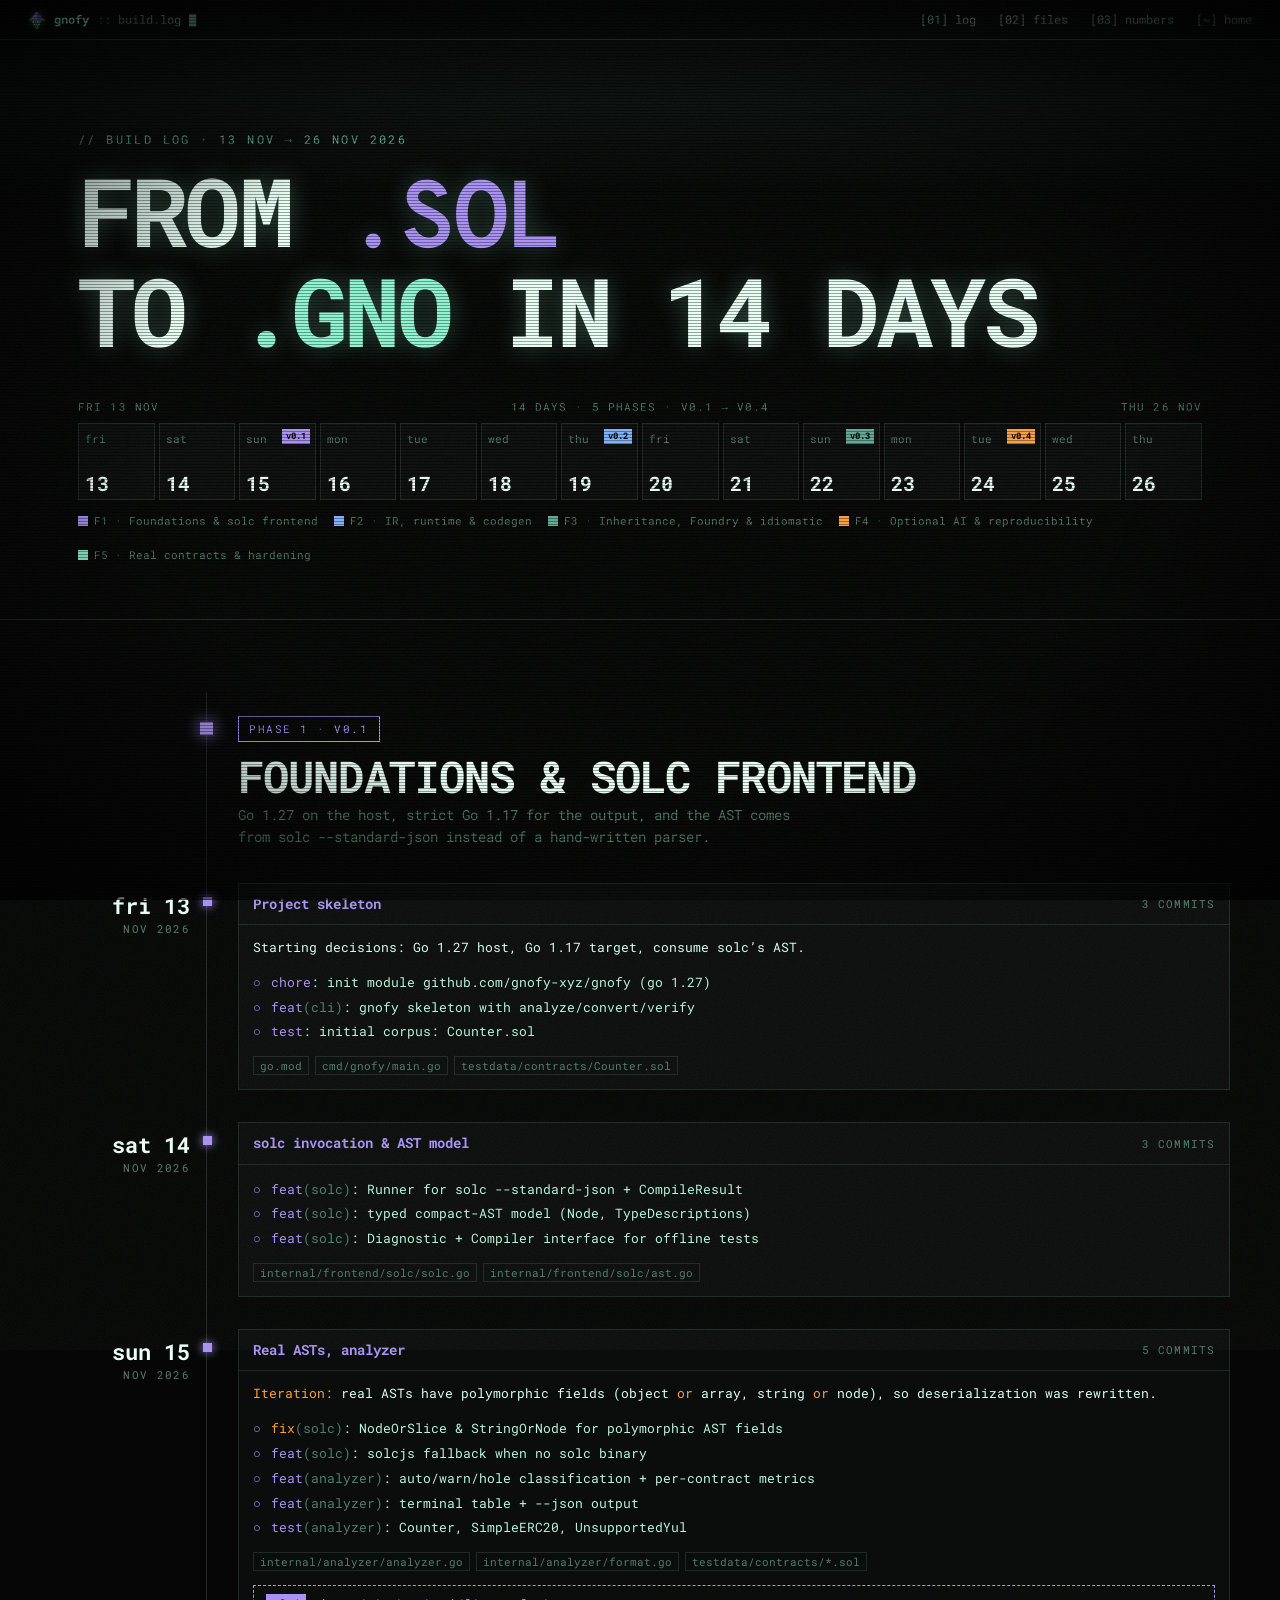
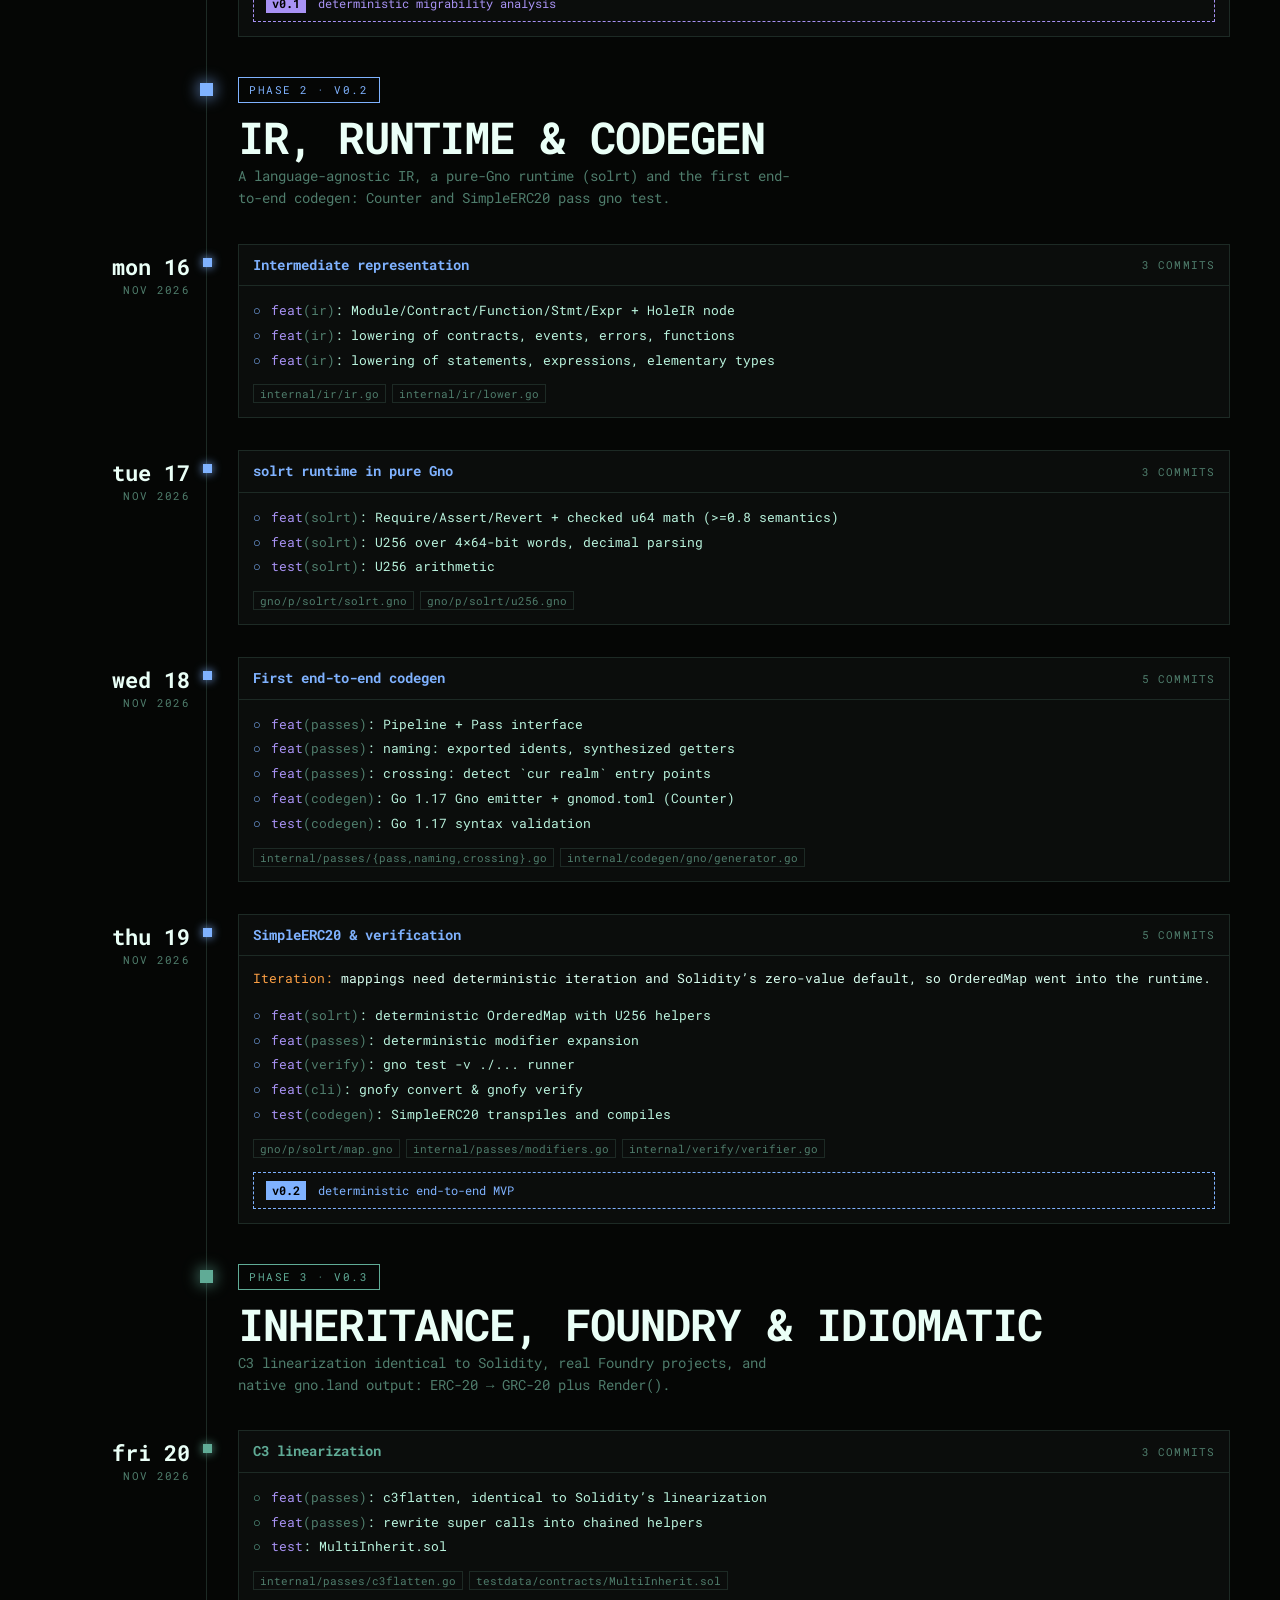
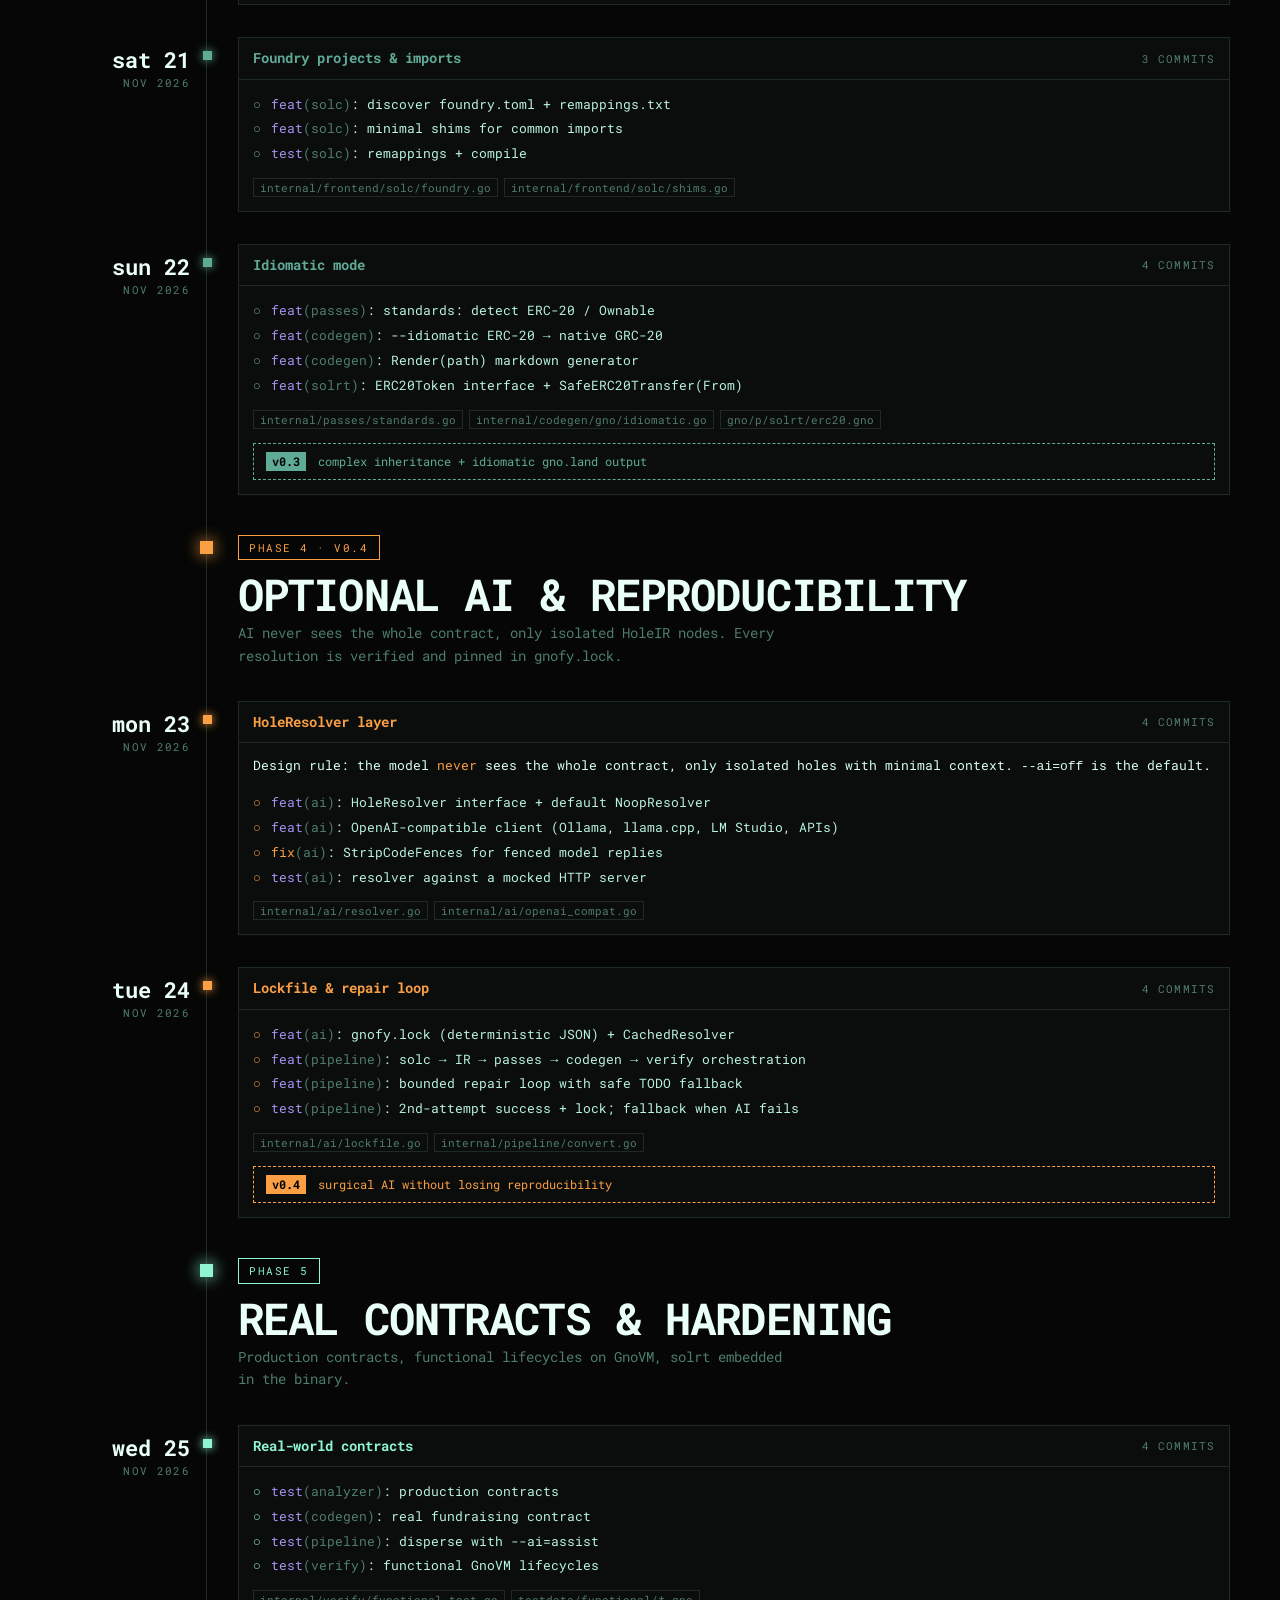
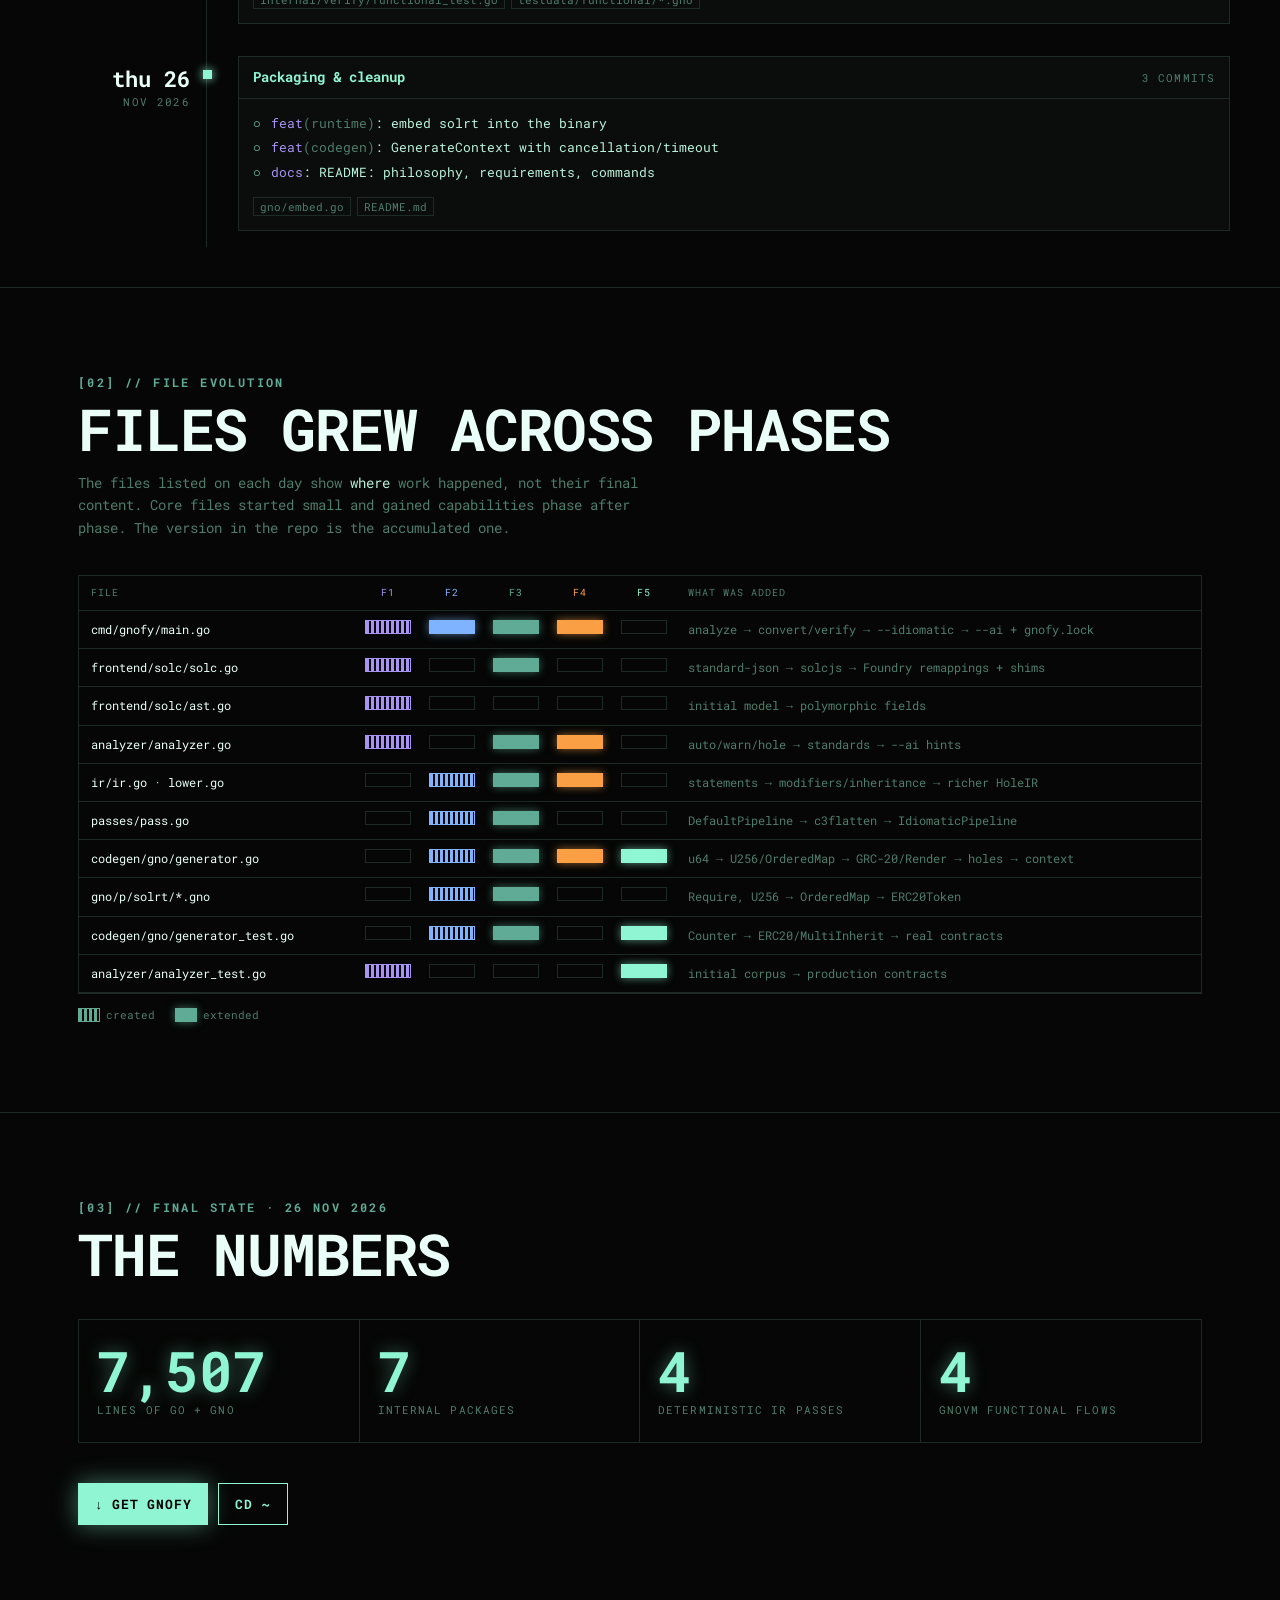
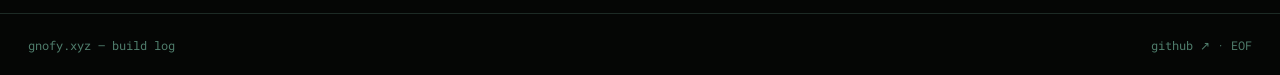
<file: web/wwwroot/timeline.html>
<!doctype html>
<html lang="en">
<head>
<meta charset="utf-8">
<meta name="viewport" content="width=device-width, initial-scale=1">
<title>gnofy — build log</title>
<meta name="description" content="A timeline of how gnofy was built over two weeks.">
<link rel="icon" href="/favicon.svg" type="image/svg+xml">
<link rel="icon" href="/favicon.ico" sizes="any">
<link rel="apple-touch-icon" href="/apple-touch-icon.png">
<meta name="theme-color" content="#050605">
<meta property="og:type" content="article">
<meta property="og:url" content="https://gnofy.xyz/timeline">
<meta property="og:title" content="gnofy — build log">
<meta property="og:description" content="Two weeks, five phases, v0.1 → v0.4. How the Solidity → Gno transpiler was built.">
<meta property="og:image" content="https://gnofy.xyz/og-timeline.png">
<meta property="og:image:width" content="1200">
<meta property="og:image:height" content="630">
<meta name="twitter:card" content="summary_large_image">
<meta name="twitter:image" content="https://gnofy.xyz/og-timeline.png">
<link rel="preconnect" href="https://fonts.googleapis.com">
<link href="https://fonts.googleapis.com/css2?family=Overpass+Mono:wght@400;700&family=Roboto+Mono:wght@400;500;700&display=swap" rel="stylesheet">
<style>
:root{
  --bg:#050605;--bg2:#0b0d0c;--ink:#b9f3dd;--dim:#4f7d6c;--faint:#1d2a25;
  --gno:#60ab96;--hot:#8ff5d2;--sol:#a892f4;--warn:#fb9f44;--err:#ff5f56;
  --mono:'Roboto Mono',ui-monospace,monospace;--solmono:'Overpass Mono',ui-monospace,monospace;
  --p1:#a892f4;--p2:#7fb2ff;--p3:#60ab96;--p4:#fb9f44;--p5:#8ff5d2;
}
*{box-sizing:border-box;margin:0;padding:0}
html{background:var(--bg);color:var(--ink);font:14px/1.6 var(--mono);scroll-behavior:smooth}
body{background:var(--bg);overflow-x:hidden;cursor:crosshair}
::selection{background:var(--gno);color:#000}
a{color:inherit}

.crt{pointer-events:none;position:fixed;inset:0;z-index:90;background:repeating-linear-gradient(to bottom,transparent 0 2px,rgba(0,0,0,.35) 2px 3px)}
.crt::after{content:"";position:absolute;inset:0;background:radial-gradient(ellipse at center,transparent 55%,rgba(0,0,0,.75) 100%)}
.noise{pointer-events:none;position:fixed;inset:-50%;z-index:89;opacity:.06;animation:grain .5s steps(4) infinite;
  background-image:url("data:image/svg+xml;utf8,<svg xmlns='http://www.w3.org/2000/svg' width='160' height='160'><filter id='n'><feTurbulence type='fractalNoise' baseFrequency='.9' numOctaves='2' stitchTiles='stitch'/></filter><rect width='100%' height='100%' filter='url(%23n)'/></svg>")}
@keyframes grain{0%{transform:translate(0,0)}25%{transform:translate(-3%,2%)}50%{transform:translate(2%,-3%)}75%{transform:translate(-2%,-1%)}100%{transform:translate(1%,3%)}}
.roll{pointer-events:none;position:fixed;left:0;right:0;height:22vh;z-index:88;background:linear-gradient(to bottom,transparent,rgba(143,245,210,.045),transparent);animation:roll 7s linear infinite}
@keyframes roll{from{top:-25vh}to{top:110vh}}
.blink{animation:blink 1s steps(1) infinite}@keyframes blink{50%{opacity:0}}

header.bar{position:sticky;top:0;z-index:70;display:flex;justify-content:space-between;align-items:center;gap:16px;padding:10px 28px;border-bottom:1px solid var(--faint);background:rgba(5,6,5,.88);backdrop-filter:blur(3px);font-size:12px;color:var(--dim)}
header.bar a{text-decoration:none}
header.bar .brand{display:flex;align-items:center;gap:8px}
header.bar .brand b{color:var(--hot)}
header.bar svg{width:18px;height:18px;filter:drop-shadow(0 0 4px rgba(143,245,210,.5))}
header.bar nav a{margin-left:22px}
header.bar nav a:hover{background:var(--gno);color:#000}
.progress{position:absolute;left:0;bottom:-1px;height:2px;width:0;background:linear-gradient(90deg,var(--p1),var(--p2),var(--p3),var(--p4),var(--p5));box-shadow:0 0 10px rgba(143,245,210,.6)}

.wrap{max-width:1180px;margin:0 auto;padding:0 28px}

/* hero */
.hero{padding:88px 0 56px;border-bottom:1px solid var(--faint)}
.kicker{font-size:12px;color:var(--gno);letter-spacing:.2em;text-transform:uppercase}
.hero h1{font-size:clamp(40px,7.4vw,104px);line-height:.92;letter-spacing:-.04em;color:#eafff7;text-transform:uppercase;margin:16px 0 22px;text-shadow:0 0 24px rgba(143,245,210,.3)}
.hero h1 .s{color:var(--sol);font-family:var(--solmono)}
.hero h1 .g{color:var(--hot)}

/* 14-day strip */
.strip{margin-top:44px}
.strip .lab{display:flex;justify-content:space-between;font-size:11px;color:var(--dim);text-transform:uppercase;letter-spacing:.1em;margin-bottom:8px}
.days{display:grid;grid-template-columns:repeat(14,1fr);gap:4px}
.day{position:relative;aspect-ratio:1/1;border:1px solid var(--faint);background:var(--bg2);text-decoration:none;display:flex;flex-direction:column;justify-content:space-between;padding:6px;overflow:hidden;transition:transform .12s}
.day::before{content:"";position:absolute;inset:0;background:var(--c);opacity:.0;transition:opacity .4s}
.day.lit::before{opacity:.22}
.day .n{position:relative;font-size:11px;color:var(--dim)}
.day .d{position:relative;font-size:clamp(14px,1.6vw,20px);color:#eafff7;font-weight:700;line-height:1}
.day .m{position:absolute;right:5px;top:5px;font-size:9px;color:#000;background:var(--c);padding:0 4px;font-weight:700}
.day:hover{transform:translateY(-3px);border-color:var(--c)}
.day.cur{box-shadow:0 0 0 1px var(--c),0 0 24px color-mix(in srgb,var(--c) 40%,transparent)}
.legend{display:flex;flex-wrap:wrap;gap:16px;margin-top:12px;font-size:11px;color:var(--dim)}
.legend i{display:inline-block;width:10px;height:10px;background:var(--c);margin-right:6px;vertical-align:-1px}

/* timeline */
.tl{position:relative;padding:72px 0 40px}
.rail{position:absolute;left:156px;top:72px;bottom:40px;width:1px;background:var(--faint)}
.rail .fill{position:absolute;left:0;top:0;width:1px;height:0;background:linear-gradient(var(--p1),var(--p2),var(--p3),var(--p4),var(--p5));box-shadow:0 0 8px rgba(143,245,210,.7)}
.phase{position:relative;margin:24px 0 18px;padding-left:188px}
.phase .tag{display:inline-flex;gap:10px;align-items:center;border:1px solid var(--c);color:var(--c);padding:3px 10px;font-size:11px;letter-spacing:.14em;text-transform:uppercase}
.phase h2{font-size:clamp(26px,3.6vw,44px);line-height:1;color:#eafff7;text-transform:uppercase;letter-spacing:-.02em;margin:12px 0 6px}
.phase p{color:var(--dim);max-width:70ch}
.phase::before{content:"";position:absolute;left:150px;top:6px;width:13px;height:13px;background:var(--c);box-shadow:0 0 16px var(--c)}

.entry{position:relative;display:grid;grid-template-columns:140px 1fr;gap:48px;padding:16px 0;opacity:0;transform:translateY(18px);transition:opacity .6s,transform .6s cubic-bezier(.2,.9,.1,1)}
.entry.vis{opacity:1;transform:none}
.entry .when{text-align:right;padding-top:12px}
.entry .when b{display:block;font-size:22px;line-height:1;color:#eafff7}
.entry .when span{font-size:11px;color:var(--dim);text-transform:uppercase;letter-spacing:.12em}
.entry::before{content:"";position:absolute;left:153px;top:30px;width:7px;height:7px;border:1px solid var(--c);background:var(--bg)}
.entry.vis::before{background:var(--c);box-shadow:0 0 10px var(--c)}
.card{border:1px solid var(--faint);background:var(--bg2);position:relative}
.card:hover{border-color:var(--c)}
.card .top{display:flex;justify-content:space-between;align-items:center;gap:12px;padding:9px 14px;border-bottom:1px solid var(--faint);font-size:11px;color:var(--dim);text-transform:uppercase;letter-spacing:.1em}
.card .top h3{font-size:14px;color:var(--c);text-transform:none;letter-spacing:0;font-weight:700}
.card .note{padding:12px 14px 0;color:#d8fff0;font-size:13px}
.card .note em{font-style:normal;color:var(--warn)}
.log{list-style:none;padding:12px 14px;font-size:13px}
.log li{display:flex;gap:10px;padding:2px 0;white-space:nowrap;overflow:hidden;text-overflow:ellipsis}
.log li::before{content:"○";color:var(--c);flex:none}
.log .ty{color:var(--sol)}
.log .sc{color:var(--dim)}
.log .fx .ty{color:var(--warn)}
.files{display:flex;flex-wrap:wrap;gap:6px;padding:0 14px 14px}
.files code{font:11px var(--mono);color:var(--dim);border:1px solid var(--faint);padding:1px 6px}
.ms{display:flex;align-items:center;gap:12px;margin:0 14px 14px;padding:8px 12px;border:1px dashed var(--c);color:var(--c);font-size:12px}
.ms b{background:var(--c);color:#000;padding:0 6px}

/* evolution matrix */
section.sec{padding:88px 0;border-top:1px solid var(--faint)}
.h{font-size:clamp(30px,4.6vw,58px);line-height:1;color:#eafff7;text-transform:uppercase;letter-spacing:-.02em;margin-bottom:14px}
.h small{display:block;font-size:12px;color:var(--gno);letter-spacing:.2em;margin-bottom:12px}
.sub{color:var(--dim);max-width:72ch}
.matrix{margin-top:36px;border:1px solid var(--faint);overflow-x:auto}
.matrix table{width:100%;border-collapse:collapse;font-size:12px;min-width:760px}
.matrix th,.matrix td{border-bottom:1px solid var(--faint);padding:9px 12px;text-align:left;vertical-align:middle}
.matrix th{color:var(--dim);font-weight:400;text-transform:uppercase;letter-spacing:.1em;font-size:10px}
.matrix th.ph{text-align:center;width:64px}
.matrix td.f{color:#eafff7;white-space:nowrap}
.matrix td.c{text-align:center;padding:9px 6px}
.cell{display:inline-block;width:100%;max-width:46px;height:14px;border:1px solid var(--faint)}
.cell.on{background:var(--c);border-color:var(--c);box-shadow:0 0 8px color-mix(in srgb,var(--c) 60%,transparent)}
.cell.born{background:repeating-linear-gradient(90deg,var(--c) 0 3px,transparent 3px 5px);border-color:var(--c)}
.matrix td.w{color:var(--dim)}
.matrix tr:hover td{background:rgba(143,245,210,.04)}
.mkey{display:flex;gap:20px;margin-top:12px;font-size:11px;color:var(--dim)}
.mkey .cell{width:22px;vertical-align:-3px;margin-right:6px;--c:var(--gno)}

/* stats */
.stats{display:grid;grid-template-columns:repeat(4,1fr);border:1px solid var(--faint);margin-top:36px}
.stat{padding:22px 18px;border-right:1px solid var(--faint)}
.stat:last-child{border-right:0}
.stat b{display:block;font-size:clamp(32px,4.4vw,56px);line-height:1;color:var(--hot);text-shadow:0 0 18px rgba(143,245,210,.4)}
.stat span{font-size:11px;color:var(--dim);text-transform:uppercase;letter-spacing:.1em}
.end{margin-top:40px;display:flex;gap:10px;flex-wrap:wrap}
.btn{font:700 13px var(--mono);letter-spacing:.06em;text-transform:uppercase;padding:11px 16px;border:1px solid var(--hot);background:transparent;color:var(--hot);text-decoration:none}
.btn.primary{background:var(--hot);color:#000;box-shadow:0 0 24px rgba(143,245,210,.45)}
.btn:hover{animation:g .3s steps(2) 2}
@keyframes g{33%{transform:translate(-2px,1px);filter:hue-rotate(90deg)}66%{transform:translate(2px,-1px)}}
footer{padding:22px 28px;border-top:1px solid var(--faint);font-size:12px;color:var(--dim);display:flex;justify-content:space-between;gap:12px}

@media (max-width:900px){
  body{cursor:auto}
  header.bar{padding:10px 16px}header.bar nav{display:none}
  .wrap{padding:0 16px}
  .hero{padding:56px 0 40px}
  .days{grid-template-columns:repeat(7,1fr)}
  .rail{left:23px}
  .strip .lab span:nth-child(2){display:none}
  .day{padding:5px}
  .day .m{font-size:0;width:9px;height:9px;padding:0;right:4px;top:4px;box-shadow:0 0 8px var(--c)}
  .legend{gap:6px 14px}
  .foot{padding-left:30px!important}
  .phase{padding-left:30px}.phase::before{left:1px}
  .entry{grid-template-columns:1fr;gap:8px;padding-left:30px}
  .entry::before{left:4px;top:8px}
  .entry .when{text-align:left;padding-top:0;display:flex;gap:10px;align-items:baseline}
  .entry .when b{font-size:18px}
  .log{font-size:12px}
  .log li{white-space:normal}
  section.sec{padding:64px 0}
  .stats{grid-template-columns:1fr 1fr}.stat:nth-child(2){border-right:0}.stat:nth-child(-n+2){border-bottom:1px solid var(--faint)}
  footer{padding:18px 16px}
}
@media (prefers-reduced-motion:reduce){*{animation:none!important;transition:none!important}.entry{opacity:1;transform:none}}
</style>
</head>
<body>
<div class="crt"></div><div class="noise"></div><div class="roll"></div>

<header class="bar">
  <a class="brand" href="/"><svg viewBox="0 0 32 32" aria-hidden="true"><polygon points="16,.5 4,14.5 16,14.5" fill="#a892f4"/><polygon points="16,.5 28,14.5 16,14.5" fill="#6f58c9"/><rect x="2" y="15.5" width="28" height="1.6" fill="#8ff5d2"/><rect x="8" y="18" width="3" height="3" fill="#8ff5d2"/><rect x="12" y="18" width="3" height="3" fill="#60ab96"/><rect x="16" y="18" width="3" height="3" fill="#8ff5d2"/><rect x="20" y="18" width="3" height="3" fill="#60ab96"/><rect x="10" y="22" width="3" height="3" fill="#8ff5d2"/><rect x="14" y="22" width="3" height="3" fill="#60ab96"/><rect x="18" y="22" width="3" height="3" fill="#8ff5d2"/><rect x="12" y="26" width="3" height="3" fill="#60ab96"/><rect x="16" y="26" width="3" height="3" fill="#8ff5d2"/><rect x="14.5" y="29" width="3" height="3" fill="#60ab96"/></svg><b>gnofy</b> :: build.log <span class="blink">█</span></a>
  <nav><a href="#log">[01] log</a><a href="#files">[02] files</a><a href="#numbers">[03] numbers</a><a href="/">[~] home</a></nav>
  <div class="progress" id="prog"></div>
</header>

<section class="hero">
  <div class="wrap">
    <span class="kicker">// build log · 13 nov → 26 nov 2026</span>
    <h1>From <span class="s">.sol</span><br>to <span class="g">.gno</span> in 14 days</h1>

    <div class="strip">
      <div class="lab"><span>fri 13 nov</span><span>14 days · 5 phases · v0.1 → v0.4</span><span>thu 26 nov</span></div>
      <div class="days" id="days"></div>
      <div class="legend" id="legend"></div>
    </div>
  </div>
</section>

<section class="tl wrap" id="log">
  <div class="rail"><div class="fill" id="fill"></div></div>
  <div id="entries"></div>
</section>

<section class="sec" id="files">
  <div class="wrap">
    <h2 class="h"><small>[02] // file evolution</small>Files grew across phases</h2>
    <p class="sub">The files listed on each day show <em style="font-style:normal;color:var(--ink)">where</em> work happened, not their final content. Core files started small and gained capabilities phase after phase. The version in the repo is the accumulated one.</p>
    <div class="matrix"><table id="matrix"></table></div>
    <div class="mkey"><span><i class="cell born" style="display:inline-block"></i>created</span><span><i class="cell on" style="display:inline-block"></i>extended</span></div>
  </div>
</section>

<section class="sec" id="numbers">
  <div class="wrap">
    <h2 class="h"><small>[03] // final state · 26 nov 2026</small>The numbers</h2>
    <div class="stats">
      <div class="stat"><b data-n="8264">0</b><span>lines of Go + Gno</span></div>
      <div class="stat"><b data-n="8">0</b><span>internal packages</span></div>
      <div class="stat"><b data-n="5">0</b><span>deterministic IR passes</span></div>
      <div class="stat"><b data-n="5">0</b><span>GnoVM functional flows</span></div>
    </div>
    <div class="end"><a class="btn primary" href="/#download">↓ get gnofy</a><a class="btn" href="/">cd ~</a></div>
  </div>
</section>

<footer><span>gnofy.xyz — build log</span><span><a href="https://github.com/gnofy-xyz/gnofy" style="text-decoration:none;color:inherit">github ↗</a> · EOF</span></footer>

<script>
const PH={
 1:{c:'var(--p1)',name:'Foundations & solc frontend',ms:'v0.1'},
 2:{c:'var(--p2)',name:'IR, runtime & codegen',ms:'v0.2'},
 3:{c:'var(--p3)',name:'Inheritance, Foundry & idiomatic',ms:'v0.3'},
 4:{c:'var(--p4)',name:'Optional AI & reproducibility',ms:'v0.4'},
 5:{c:'var(--p5)',name:'Real contracts & hardening',ms:null},
};
const PHDESC={
 1:'Go 1.27 on the host, strict Go 1.17 for the output, and the AST comes from solc --standard-json instead of a hand-written parser.',
 2:'A language-agnostic IR, a pure-Gno runtime (solrt) and the first end-to-end codegen: Counter and SimpleERC20 pass gno test.',
 3:'C3 linearization identical to Solidity, real Foundry projects, and native gno.land output: ERC-20 → GRC-20 plus Render().',
 4:'AI never sees the whole contract, only isolated HoleIR nodes. Every resolution is verified and pinned in gnofy.lock.',
 5:'Production contracts, functional lifecycles on GnoVM, solrt embedded in the binary.',
};
const DAYS=[
 {p:1,d:'13',w:'fri',t:'Project skeleton',
  note:'Starting decisions: Go 1.27 host, Go 1.17 target, consume solc’s AST.',
  log:[['chore','','init module github.com/gnofy-xyz/gnofy (go 1.27)'],['feat','cli','gnofy skeleton with analyze/convert/verify'],['test','','initial corpus: Counter.sol']],
  files:['go.mod','cmd/gnofy/main.go','testdata/contracts/Counter.sol']},
 {p:1,d:'14',w:'sat',t:'solc invocation & AST model',
  log:[['feat','solc','Runner for solc --standard-json + CompileResult'],['feat','solc','typed compact-AST model (Node, TypeDescriptions)'],['feat','solc','Diagnostic + Compiler interface for offline tests']],
  files:['internal/frontend/solc/solc.go','internal/frontend/solc/ast.go']},
 {p:1,d:'15',w:'sun',t:'Real ASTs, analyzer',ms:'v0.1',msText:'deterministic migrability analysis',
  note:'<em>Iteration:</em> real ASTs have polymorphic fields (object <em>or</em> array, string <em>or</em> node), so deserialization was rewritten.',
  log:[['fix','solc','NodeOrSlice & StringOrNode for polymorphic AST fields'],['feat','solc','solcjs fallback when no solc binary'],['feat','analyzer','auto/warn/hole classification + per-contract metrics'],['feat','analyzer','terminal table + --json output'],['test','analyzer','Counter, SimpleERC20, UnsupportedYul']],
  files:['internal/analyzer/analyzer.go','internal/analyzer/format.go','testdata/contracts/*.sol']},
 {p:2,d:'16',w:'mon',t:'Intermediate representation',
  log:[['feat','ir','Module/Contract/Function/Stmt/Expr + HoleIR node'],['feat','ir','lowering of contracts, events, errors, functions'],['feat','ir','lowering of statements, expressions, elementary types']],
  files:['internal/ir/ir.go','internal/ir/lower.go']},
 {p:2,d:'17',w:'tue',t:'solrt runtime in pure Gno',
  log:[['feat','solrt','Require/Assert/Revert + checked u64 math (>=0.8 semantics)'],['feat','solrt','U256 over 4×64-bit words, decimal parsing'],['test','solrt','U256 arithmetic']],
  files:['gno/p/solrt/solrt.gno','gno/p/solrt/u256.gno']},
 {p:2,d:'18',w:'wed',t:'First end-to-end codegen',
  log:[['feat','passes','Pipeline + Pass interface'],['feat','passes','naming: exported idents, synthesized getters'],['feat','passes','crossing: detect `cur realm` entry points'],['feat','codegen','Go 1.17 Gno emitter + gnomod.toml (Counter)'],['test','codegen','Go 1.17 syntax validation']],
  files:['internal/passes/{pass,naming,crossing}.go','internal/codegen/gno/generator.go']},
 {p:2,d:'19',w:'thu',t:'SimpleERC20 & verification',ms:'v0.2',msText:'deterministic end-to-end MVP',
  note:'<em>Iteration:</em> mappings need deterministic iteration and Solidity’s zero-value default, so <code>OrderedMap</code> went into the runtime.',
  log:[['feat','solrt','deterministic OrderedMap with U256 helpers'],['feat','passes','deterministic modifier expansion'],['feat','verify','gno test -v ./... runner'],['feat','cli','gnofy convert & gnofy verify'],['test','codegen','SimpleERC20 transpiles and compiles']],
  files:['gno/p/solrt/map.gno','internal/passes/modifiers.go','internal/verify/verifier.go']},
 {p:3,d:'20',w:'fri',t:'C3 linearization',
  log:[['feat','passes','c3flatten, identical to Solidity’s linearization'],['feat','passes','rewrite super calls into chained helpers'],['test','','MultiInherit.sol']],
  files:['internal/passes/c3flatten.go','testdata/contracts/MultiInherit.sol']},
 {p:3,d:'21',w:'sat',t:'Foundry projects & imports',
  log:[['feat','solc','discover foundry.toml + remappings.txt'],['feat','solc','minimal shims for common imports'],['test','solc','remappings + compile']],
  files:['internal/frontend/solc/foundry.go','internal/frontend/solc/shims.go']},
 {p:3,d:'22',w:'sun',t:'Idiomatic mode',ms:'v0.3',msText:'complex inheritance + idiomatic gno.land output',
  log:[['feat','passes','standards: detect ERC-20 / Ownable'],['feat','codegen','--idiomatic ERC-20 → native GRC-20'],['feat','codegen','Render(path) markdown generator'],['feat','solrt','ERC20Token interface + SafeERC20Transfer(From)']],
  files:['internal/passes/standards.go','internal/codegen/gno/idiomatic.go','gno/p/solrt/erc20.gno']},
 {p:4,d:'23',w:'mon',t:'HoleResolver layer',
  note:'Design rule: the model <em>never</em> sees the whole contract, only isolated holes with minimal context. <code>--ai=off</code> is the default.',
  log:[['feat','ai','HoleResolver interface + default NoopResolver'],['feat','ai','OpenAI-compatible client (Ollama, llama.cpp, LM Studio, APIs)'],['fix','ai','StripCodeFences for fenced model replies'],['test','ai','resolver against a mocked HTTP server']],
  files:['internal/ai/resolver.go','internal/ai/openai_compat.go']},
 {p:4,d:'24',w:'tue',t:'Lockfile & repair loop',ms:'v0.4',msText:'surgical AI without losing reproducibility',
  log:[['feat','ai','gnofy.lock (deterministic JSON) + CachedResolver'],['feat','pipeline','solc → IR → passes → codegen → verify orchestration'],['feat','pipeline','bounded repair loop with safe TODO fallback'],['test','pipeline','2nd-attempt success + lock; fallback when AI fails']],
  files:['internal/ai/lockfile.go','internal/pipeline/convert.go']},
 {p:5,d:'25',w:'wed',t:'Real-world contracts',
  log:[['test','analyzer','production contracts'],['test','codegen','real fundraising contract'],['test','pipeline','disperse with --ai=assist'],['test','verify','functional GnoVM lifecycles']],
  files:['internal/verify/functional_test.go','testdata/functional/*.gno']},
 {p:5,d:'26',w:'thu',t:'Packaging & cleanup',
  log:[['feat','runtime','embed solrt into the binary'],['feat','codegen','GenerateContext with cancellation/timeout'],['docs','','README: philosophy, requirements, commands']],
  files:['gno/embed.go','README.md']},
];
const EVO=[
 ['cmd/gnofy/main.go',1,[1,2,3,4],'analyze → convert/verify → --idiomatic → --ai + gnofy.lock'],
 ['frontend/solc/solc.go',1,[1,3],'standard-json → solcjs → Foundry remappings + shims'],
 ['frontend/solc/ast.go',1,[1],'initial model → polymorphic fields'],
 ['analyzer/analyzer.go',1,[1,3,4],'auto/warn/hole → standards → --ai hints'],
 ['ir/ir.go · lower.go',2,[2,3,4],'statements → modifiers/inheritance → richer HoleIR'],
 ['passes/pass.go',2,[2,3],'DefaultPipeline → c3flatten → IdiomaticPipeline'],
 ['codegen/gno/generator.go',2,[2,3,4,5],'u64 → U256/OrderedMap → GRC-20/Render → holes → context'],
 ['gno/p/solrt/*.gno',2,[2,3],'Require, U256 → OrderedMap → ERC20Token'],
 ['codegen/gno/generator_test.go',2,[2,3,5],'Counter → ERC20/MultiInherit → real contracts'],
 ['analyzer/analyzer_test.go',1,[1,5],'initial corpus → production contracts'],
];

const $=s=>document.querySelector(s);
const esc=s=>s.replace(/[&<>]/g,c=>({'&':'&amp;','<':'&lt;','>':'&gt;'}[c]));

/* strip + legend */
$('#days').innerHTML=DAYS.map((d,i)=>`<a class="day" href="#d${d.d}" style="--c:${PH[d.p].c}" data-i="${i}"><span class="n">${d.w}</span><span class="d">${d.d}</span>${d.ms?`<span class="m">${d.ms}</span>`:''}</a>`).join('');
$('#legend').innerHTML=Object.entries(PH).map(([k,v])=>`<span style="--c:${v.c}"><i></i>F${k} · ${v.name}</span>`).join('');

/* entries */
let html='',lastP=0;
DAYS.forEach(d=>{
  const ph=PH[d.p];
  if(d.p!==lastP){lastP=d.p;html+=`<div class="phase" style="--c:${ph.c}"><span class="tag">phase ${d.p}${ph.ms?` · ${ph.ms}`:''}</span><h2>${ph.name}</h2><p>${PHDESC[d.p]}</p></div>`}
  html+=`<article class="entry" id="d${d.d}" style="--c:${ph.c}">
    <div class="when"><b>${d.w} ${d.d}</b><span>nov 2026</span></div>
    <div class="card"><div class="top"><h3>${d.t}</h3><span>${d.log.length} commits</span></div>
      ${d.note?`<p class="note">${d.note}</p>`:''}
      <ul class="log">${d.log.map(([ty,sc,msg])=>`<li class="${ty==='fix'?'fx':''}"><span><span class="ty">${ty}</span>${sc?`<span class="sc">(${sc})</span>`:''}: ${esc(msg)}</span></li>`).join('')}</ul>
      <div class="files">${d.files.map(f=>`<code>${esc(f)}</code>`).join('')}</div>
      ${d.ms?`<div class="ms"><b>${d.ms}</b>${d.msText}</div>`:''}
    </div></article>`;
});
$('#entries').innerHTML=html;

/* matrix */
$('#matrix').innerHTML=`<tr><th>file</th>${[1,2,3,4,5].map(p=>`<th class="ph" style="color:${PH[p].c}">F${p}</th>`).join('')}<th>what was added</th></tr>`+
  EVO.map(([f,born,ph,w])=>`<tr><td class="f">${f}</td>${[1,2,3,4,5].map(p=>`<td class="c" style="--c:${PH[p].c}"><span class="cell ${p===born?'born':ph.includes(p)?'on':''}"></span></td>`).join('')}<td class="w">${esc(w)}</td></tr>`).join('');

/* reveal + rail fill + day highlight */
const entries=[...document.querySelectorAll('.entry')],dayEls=[...document.querySelectorAll('.day')];
const io=new IntersectionObserver(es=>es.forEach(e=>{if(e.isIntersecting)e.target.classList.add('vis')}),{threshold:.2});
entries.forEach(e=>io.observe(e));
function onScroll(){
  const tl=$('#log').getBoundingClientRect(),h=tl.height-112;
  const p=Math.min(1,Math.max(0,(innerHeight*.6-tl.top-72)/h));
  $('#fill').style.height=(p*100)+'%';
  const doc=document.documentElement;$('#prog').style.width=(scrollY/(doc.scrollHeight-innerHeight)*100)+'%';
  let cur=-1;entries.forEach((e,i)=>{if(e.getBoundingClientRect().top<innerHeight*.55)cur=i});
  dayEls.forEach((d,i)=>{d.classList.toggle('lit',i<=cur);d.classList.toggle('cur',i===cur)});
}
addEventListener('scroll',onScroll,{passive:true});onScroll();

/* count-up */
const cio=new IntersectionObserver(es=>es.forEach(e=>{if(!e.isIntersecting)return;cio.unobserve(e.target);
  const el=e.target,n=+el.dataset.n,t0=performance.now();
  (function st(){const p=Math.min(1,Math.max(0,(performance.now()-t0)/1200));el.textContent=Math.round(n*(1-Math.pow(1-p,3))).toLocaleString('en');if(p<1)requestAnimationFrame(st)})();
  setTimeout(()=>el.textContent=n.toLocaleString('en'),1400)}),{threshold:.5});
document.querySelectorAll('[data-n]').forEach(el=>cio.observe(el));
</script>
</body>
</html>
</file>
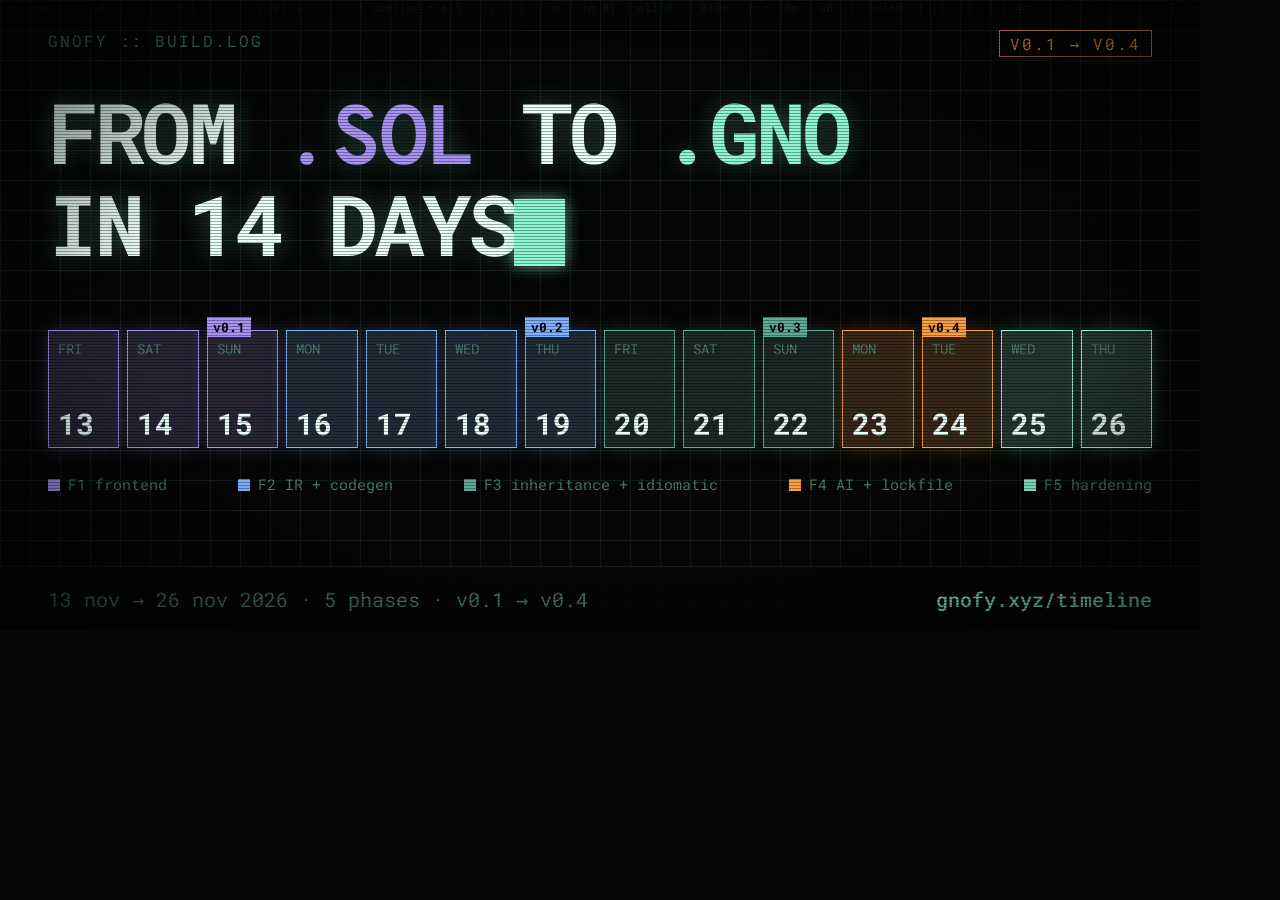
<file: web/brand/og/og-timeline.html>
<!doctype html><html><head><meta charset="utf-8">
<link href="https://fonts.googleapis.com/css2?family=Overpass+Mono:wght@700&family=Roboto+Mono:wght@400;500;700&display=swap" rel="stylesheet">
<link rel="stylesheet" href="_base.css"><style>
.h{position:absolute;left:48px;right:48px;top:92px;z-index:4;font:700 84px/0.95 'Roboto Mono',monospace;letter-spacing:-.04em;color:#eafff7;text-transform:uppercase;text-shadow:0 0 26px rgba(143,245,210,.3)}
.h .s{color:#a892f4;font-family:'Overpass Mono',monospace}.h .g{color:#8ff5d2}
.days{position:absolute;left:48px;right:48px;top:330px;display:grid;grid-template-columns:repeat(14,1fr);gap:8px;z-index:4}
.d{position:relative;height:118px;border:1px solid var(--c);background:color-mix(in srgb,var(--c) 18%,#0b0d0c);padding:8px 9px;display:flex;flex-direction:column;justify-content:space-between;box-shadow:0 0 18px color-mix(in srgb,var(--c) 25%,transparent)}
.d .w{font-size:14px;color:#4f7d6c;text-transform:uppercase}.d .n{font:700 30px/1 'Roboto Mono';color:#eafff7}
.d .m{position:absolute;top:-14px;left:-1px;font:700 13px 'Roboto Mono';background:var(--c);color:#000;padding:1px 6px}
.lg{position:absolute;left:48px;right:48px;top:474px;display:flex;justify-content:space-between;font-size:15px;color:#4f7d6c;z-index:4}
.lg i{display:inline-block;width:12px;height:12px;background:var(--c);margin-right:8px;vertical-align:-1px}
.note{color:#fb9f44}
</style></head><body><div class="stage"><div class="ascii" id="a"></div>
<div class="top"><span>gnofy :: build.log</span><span class="t" style="border-color:#fb9f44;color:#fb9f44">v0.1 → v0.4</span></div>
<div class="h">From <span class="s">.sol</span> to <span class="g">.gno</span><br>in 14 days<span class="blink" style="height:.8em"></span></div>
<div class="days" id="days"></div>
<div class="lg" id="lg"></div>
<div class="bar"><span>13 nov → 26 nov 2026 · 5 phases · v0.1 → v0.4</span><span><b>gnofy.xyz/timeline</b></span></div>
<div class="scan"></div><div class="vig"></div></div>
<script src="_ascii.js"></script>
<script>
const C={1:'#a892f4',2:'#7fb2ff',3:'#60ab96',4:'#fb9f44',5:'#8ff5d2'};
const D=[[1,'fri','13'],[1,'sat','14'],[1,'sun','15','v0.1'],[2,'mon','16'],[2,'tue','17'],[2,'wed','18'],[2,'thu','19','v0.2'],[3,'fri','20'],[3,'sat','21'],[3,'sun','22','v0.3'],[4,'mon','23'],[4,'tue','24','v0.4'],[5,'wed','25'],[5,'thu','26']];
document.getElementById('days').innerHTML=D.map(([p,w,n,m])=>`<div class="d" style="--c:${C[p]}">${m?`<span class="m">${m}</span>`:''}<span class="w">${w}</span><span class="n">${n}</span></div>`).join('');
const N={1:'frontend',2:'IR + codegen',3:'inheritance + idiomatic',4:'AI + lockfile',5:'hardening'};
document.getElementById('lg').innerHTML=Object.keys(C).map(k=>`<span style="--c:${C[k]}"><i></i>F${k} ${N[k]}</span>`).join('');
</script></body></html>
</file>
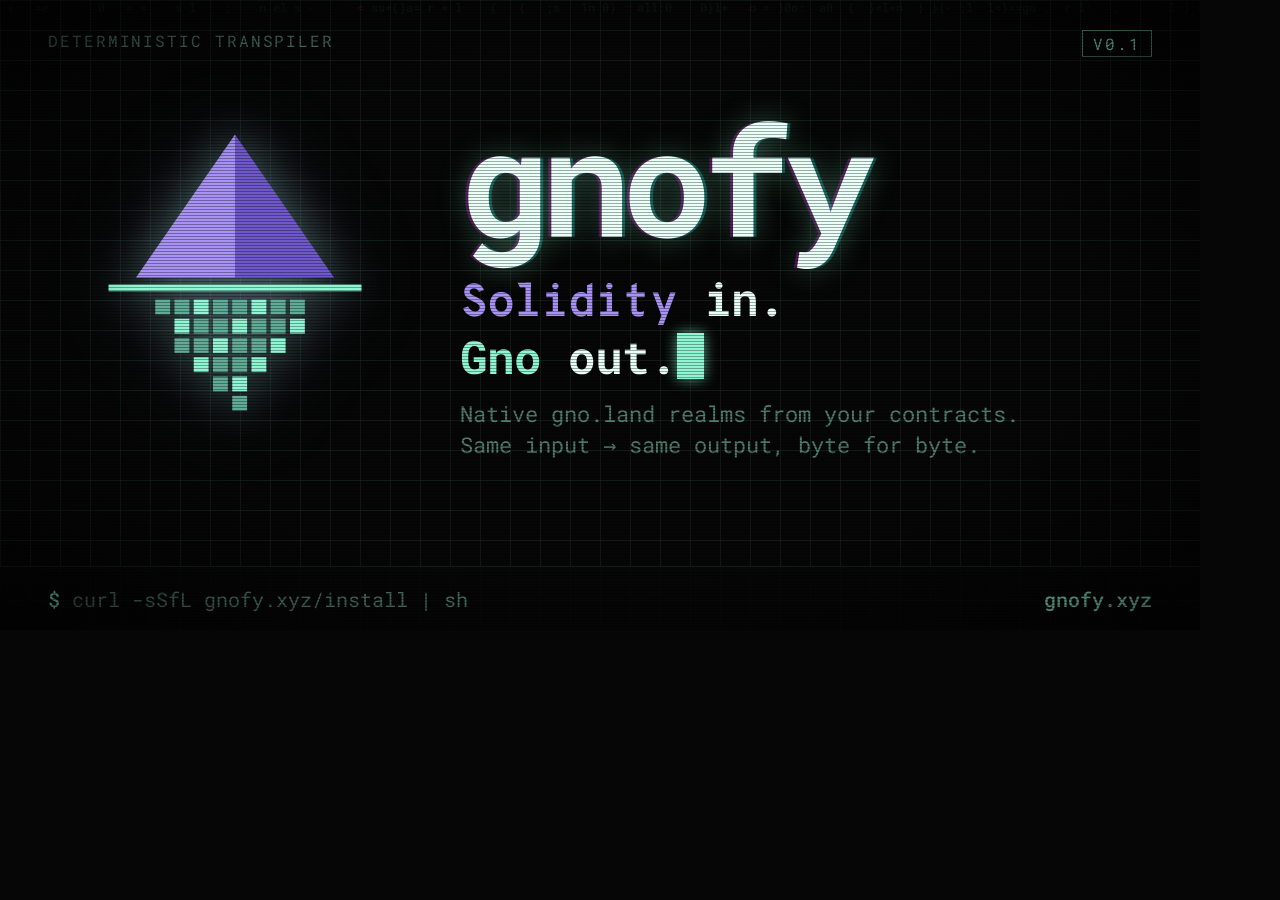
<file: web/brand/og/og.html>
<!doctype html><html><head><meta charset="utf-8">
<link href="https://fonts.googleapis.com/css2?family=Overpass+Mono:wght@700&family=Roboto+Mono:wght@400;500;700&display=swap" rel="stylesheet">
<link rel="stylesheet" href="_base.css"><style>
.mark{position:absolute;left:70px;top:118px;width:330px;height:330px;filter:drop-shadow(0 0 22px rgba(143,245,210,.35)) drop-shadow(0 0 40px rgba(168,146,244,.25));z-index:4}
.copy{position:absolute;left:460px;right:48px;top:112px;z-index:4}
.wm{font:700 150px/0.9 'Roboto Mono',monospace;letter-spacing:-.06em;color:#eafff7;text-shadow:0 0 30px rgba(143,245,210,.35),-3px 0 rgba(255,0,255,.28),3px 0 rgba(0,255,255,.28)}
.tag{margin-top:26px;font:700 46px/1.1 'Roboto Mono',monospace;letter-spacing:-.02em;color:#eafff7}
.tag .s{color:#a892f4;font-family:'Overpass Mono',monospace}.tag .g{color:#8ff5d2}
.sub{margin-top:18px;font-size:22px;color:#4f7d6c;line-height:1.4}
</style></head><body><div class="stage"><div class="ascii" id="a"></div>
<div class="top"><span>deterministic transpiler</span><span class="t">v0.1</span></div>
<svg class="mark" viewBox="0 0 120 120"><polygon points="60,6 24,58 60,58" fill="#a892f4"/><polygon points="60,6 96,58 60,58" fill="#6f58c9"/><rect x="14" y="60.5" width="92" height="2.5" fill="#8ff5d2"/><rect x="31" y="66" width="5.4" height="5.4" fill="#60ab96"/><rect x="38" y="66" width="5.4" height="5.4" fill="#60ab96"/><rect x="45" y="66" width="5.4" height="5.4" fill="#8ff5d2"/><rect x="52" y="66" width="5.4" height="5.4" fill="#60ab96"/><rect x="59" y="66" width="5.4" height="5.4" fill="#60ab96"/><rect x="66" y="66" width="5.4" height="5.4" fill="#8ff5d2"/><rect x="73" y="66" width="5.4" height="5.4" fill="#60ab96"/><rect x="80" y="66" width="5.4" height="5.4" fill="#60ab96"/><rect x="38" y="73" width="5.4" height="5.4" fill="#8ff5d2"/><rect x="45" y="73" width="5.4" height="5.4" fill="#60ab96"/><rect x="52" y="73" width="5.4" height="5.4" fill="#60ab96"/><rect x="59" y="73" width="5.4" height="5.4" fill="#8ff5d2"/><rect x="66" y="73" width="5.4" height="5.4" fill="#60ab96"/><rect x="73" y="73" width="5.4" height="5.4" fill="#60ab96"/><rect x="80" y="73" width="5.4" height="5.4" fill="#8ff5d2"/><rect x="38" y="80" width="5.4" height="5.4" fill="#60ab96"/><rect x="45" y="80" width="5.4" height="5.4" fill="#60ab96"/><rect x="52" y="80" width="5.4" height="5.4" fill="#8ff5d2"/><rect x="59" y="80" width="5.4" height="5.4" fill="#60ab96"/><rect x="66" y="80" width="5.4" height="5.4" fill="#60ab96"/><rect x="73" y="80" width="5.4" height="5.4" fill="#8ff5d2"/><rect x="45" y="87" width="5.4" height="5.4" fill="#8ff5d2"/><rect x="52" y="87" width="5.4" height="5.4" fill="#60ab96"/><rect x="59" y="87" width="5.4" height="5.4" fill="#60ab96"/><rect x="66" y="87" width="5.4" height="5.4" fill="#8ff5d2"/><rect x="52" y="94" width="5.4" height="5.4" fill="#60ab96"/><rect x="59" y="94" width="5.4" height="5.4" fill="#8ff5d2"/><rect x="59" y="101" width="5.4" height="5.4" fill="#60ab96"/></svg>
<div class="copy"><div class="wm">gnofy</div><div class="tag"><span class="s">Solidity</span> in.<br><span class="g">Gno</span> out.<span class="blink"></span></div>
<div class="sub">Native gno.land realms from your contracts.<br>Same input → same output, byte for byte.</div></div>
<div class="bar"><span><b>$</b> curl -sSfL gnofy.xyz/install | sh</span><span><b>gnofy.xyz</b></span></div>
<div class="scan"></div><div class="vig"></div></div>
<script src="_ascii.js"></script></body></html>
</file>
<file: web/brand/og/_base.css>
*{box-sizing:border-box;margin:0;padding:0}
html,body{width:1200px;height:630px;overflow:hidden;background:#050605;color:#b9f3dd;font-family:'Roboto Mono',monospace}
.stage{position:relative;width:1200px;height:630px;overflow:hidden;
  background:linear-gradient(rgba(29,42,37,.55) 1px,transparent 1px) 0 0/30px 30px,linear-gradient(90deg,rgba(29,42,37,.55) 1px,transparent 1px) 0 0/30px 30px,#050605}
.ascii{position:absolute;inset:0;font:12px/14px 'Roboto Mono',monospace;color:rgba(96,171,150,.13);white-space:pre;overflow:hidden;word-break:break-all}
.scan{position:absolute;inset:0;background:repeating-linear-gradient(to bottom,transparent 0 2px,rgba(0,0,0,.33) 2px 3px);z-index:9}
.vig{position:absolute;inset:0;background:radial-gradient(ellipse at 50% 50%,transparent 55%,rgba(0,0,0,.7) 100%);z-index:10}
.bar{position:absolute;left:0;right:0;bottom:0;height:64px;border-top:1px solid #1d2a25;background:rgba(5,6,5,.85);display:flex;align-items:center;justify-content:space-between;padding:0 48px;font-size:20px;color:#4f7d6c;z-index:5}
.bar b{color:#8ff5d2;font-weight:500}
.top{position:absolute;left:48px;right:48px;top:30px;display:flex;justify-content:space-between;font-size:16px;color:#4f7d6c;letter-spacing:.12em;text-transform:uppercase;z-index:5}
.top .t{border:1px solid #60ab96;color:#8ff5d2;padding:2px 10px}
.blink{display:inline-block;width:.6em;height:1em;background:#8ff5d2;vertical-align:-.12em;box-shadow:0 0 14px rgba(143,245,210,.7)}
</file>
